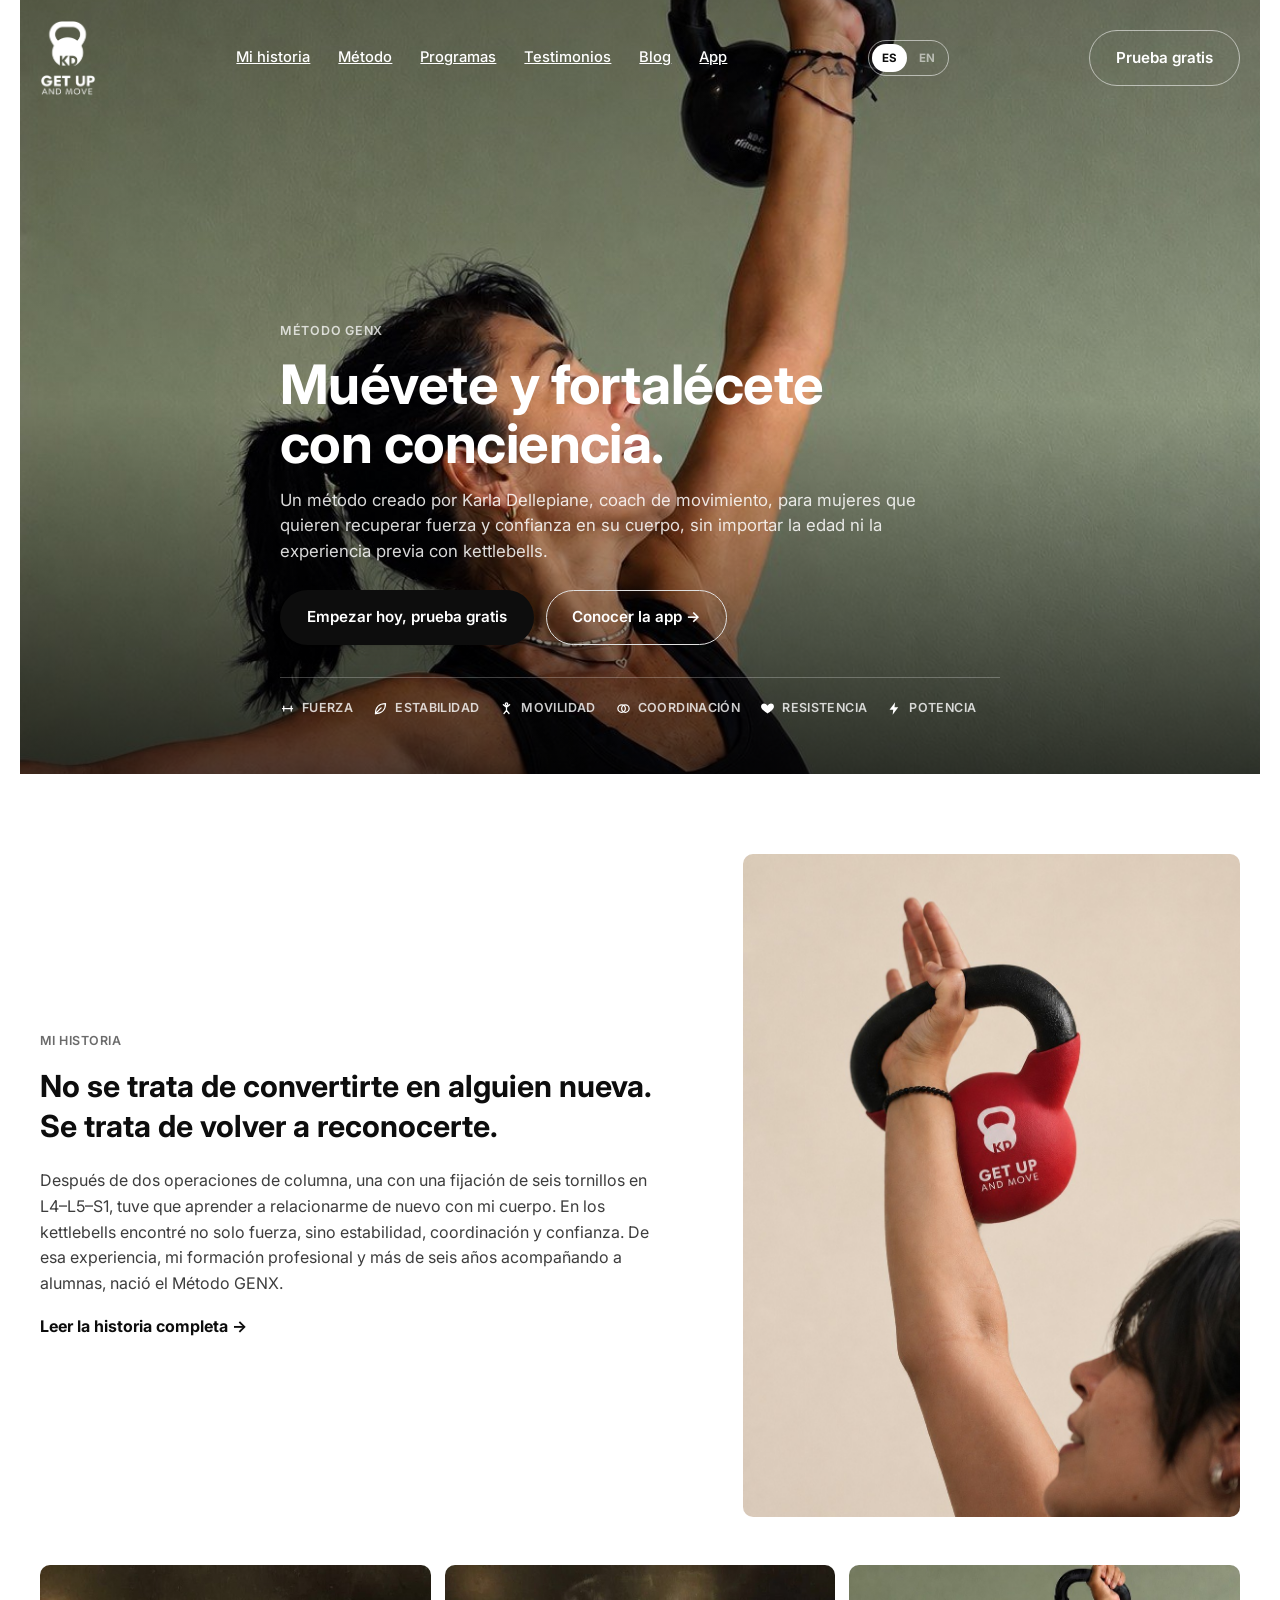
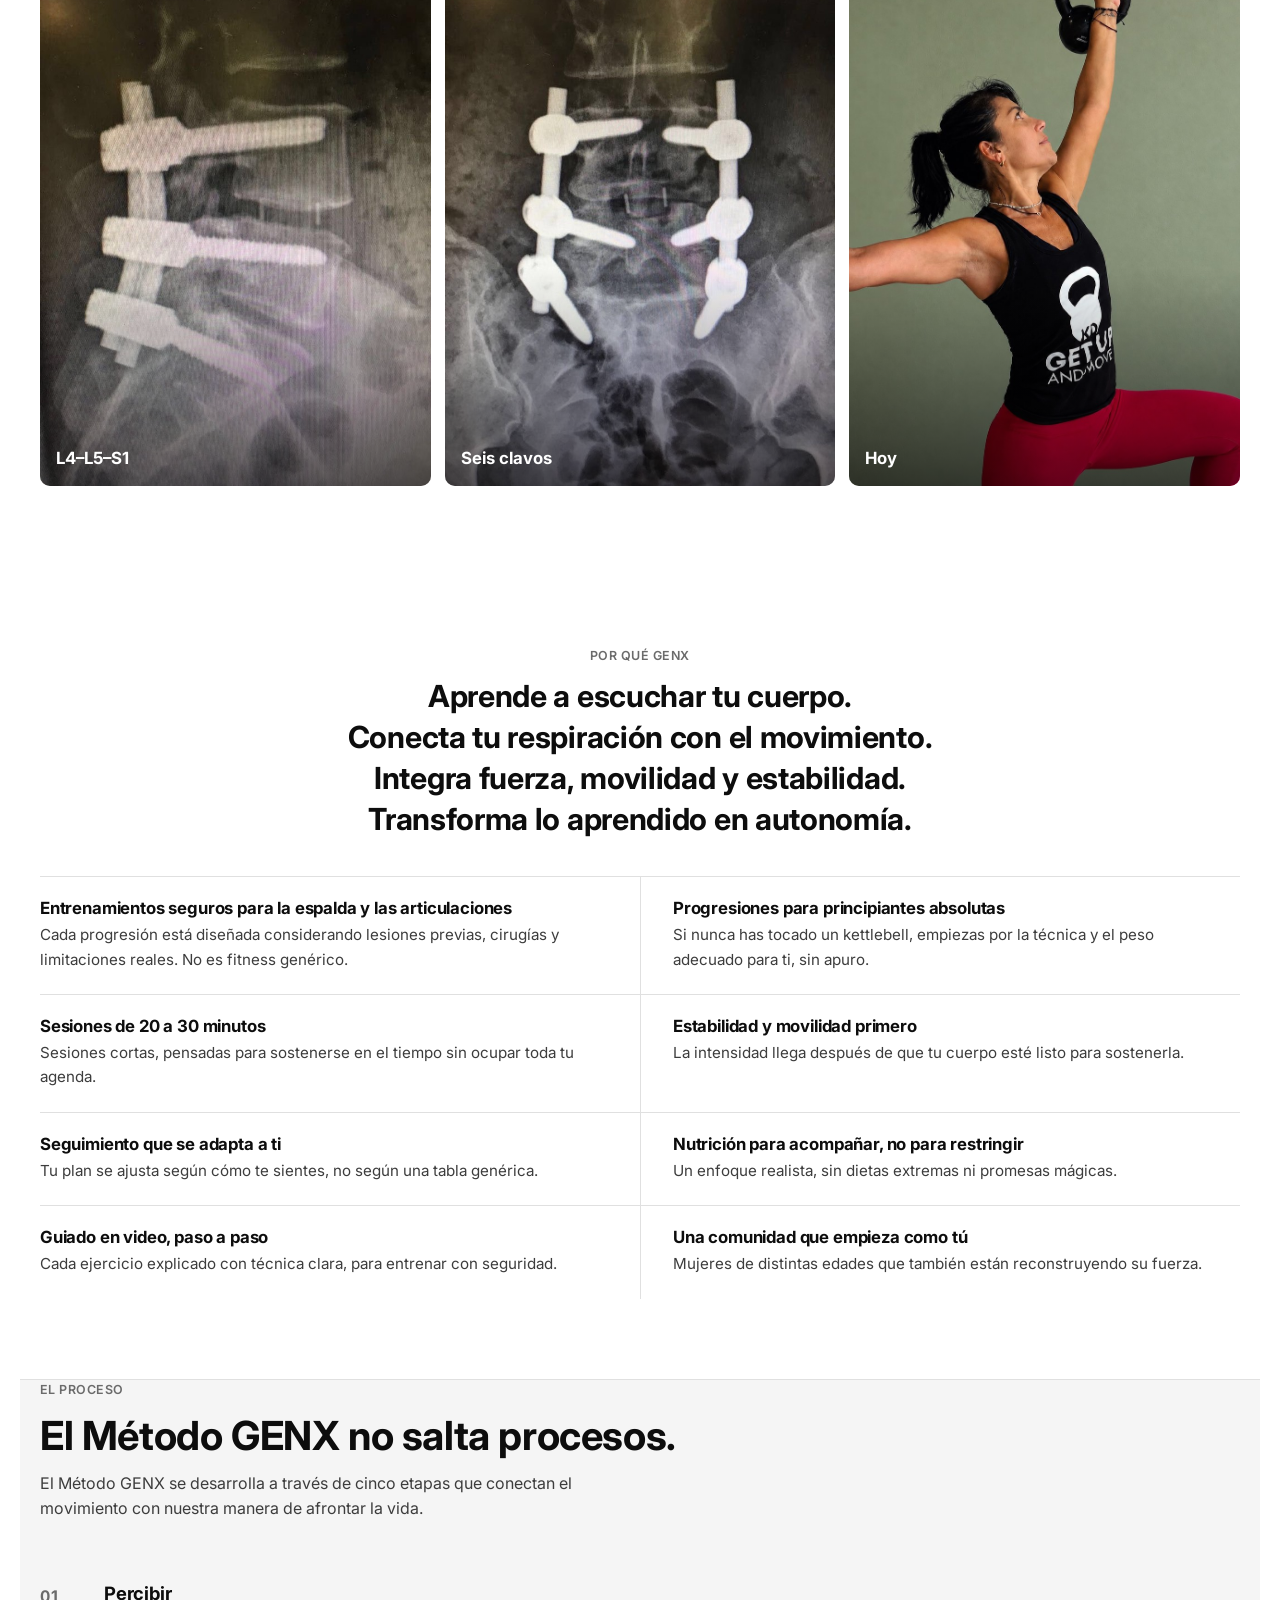
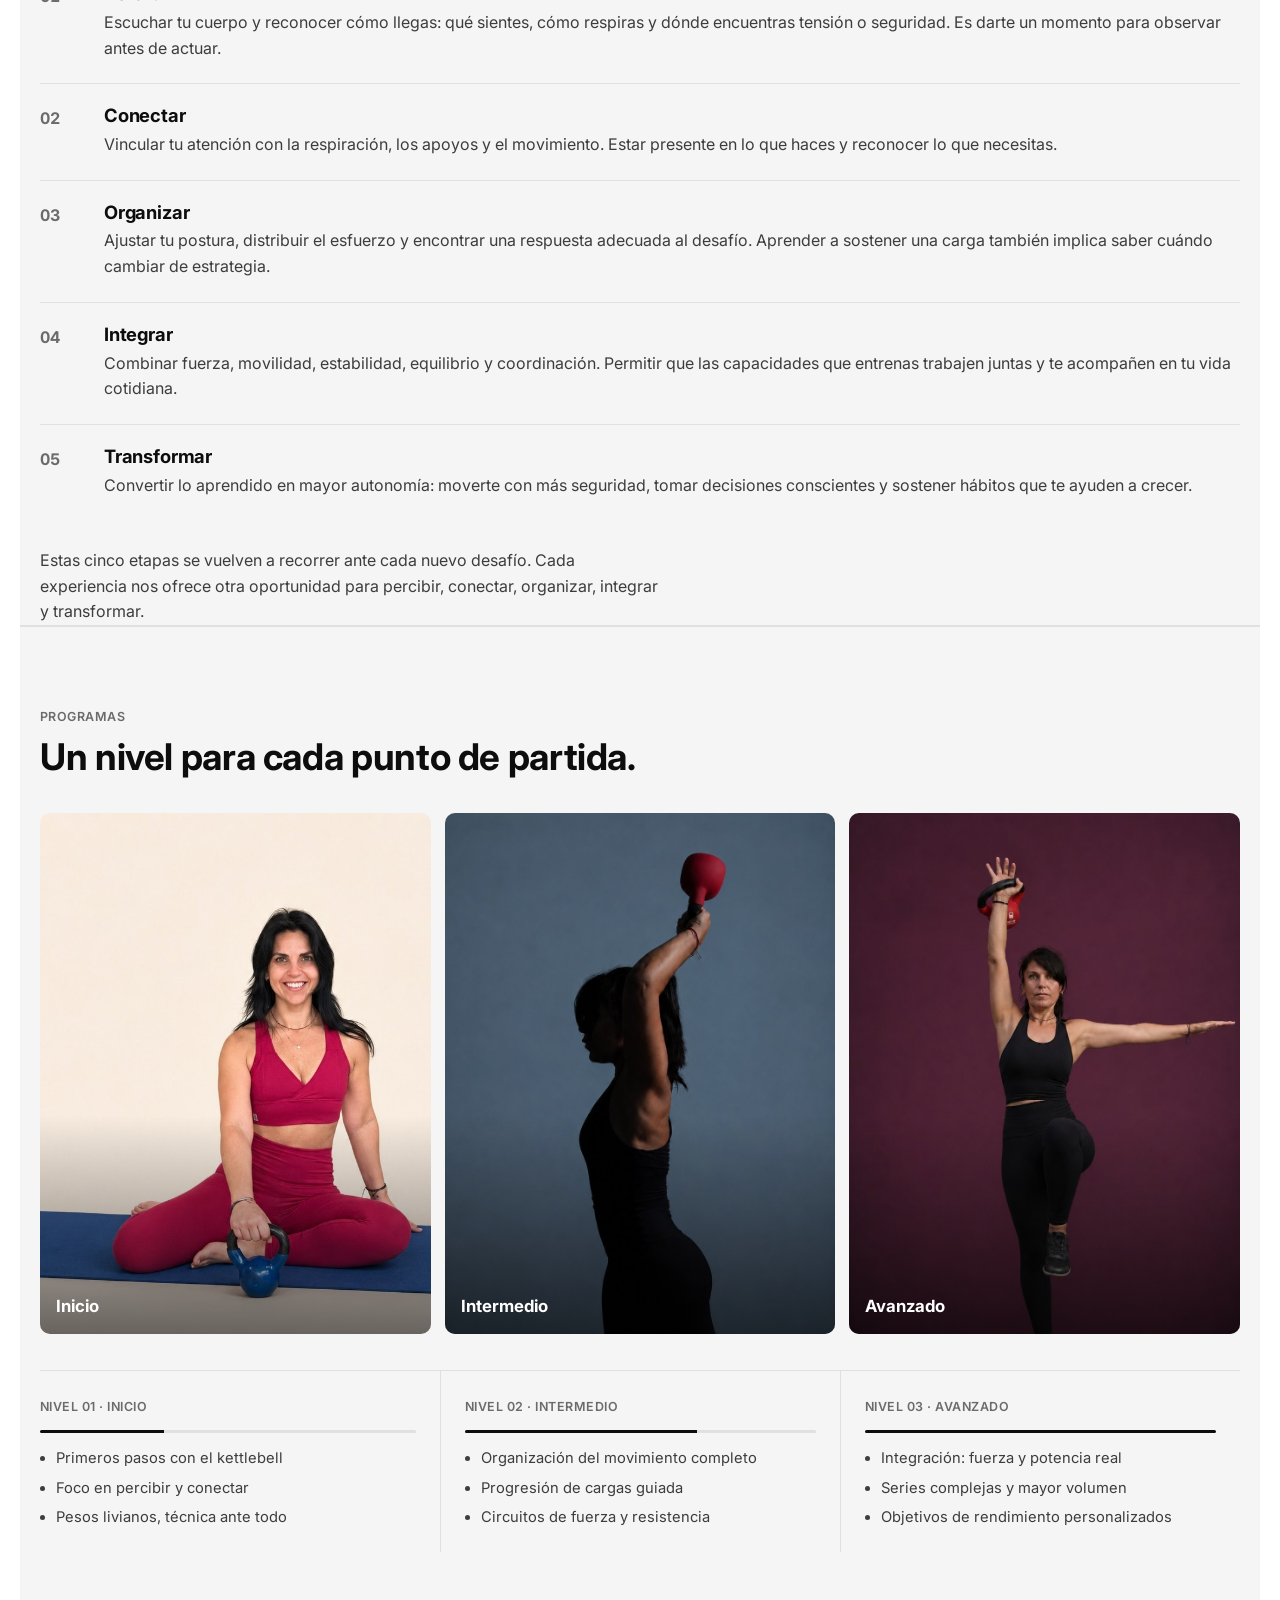
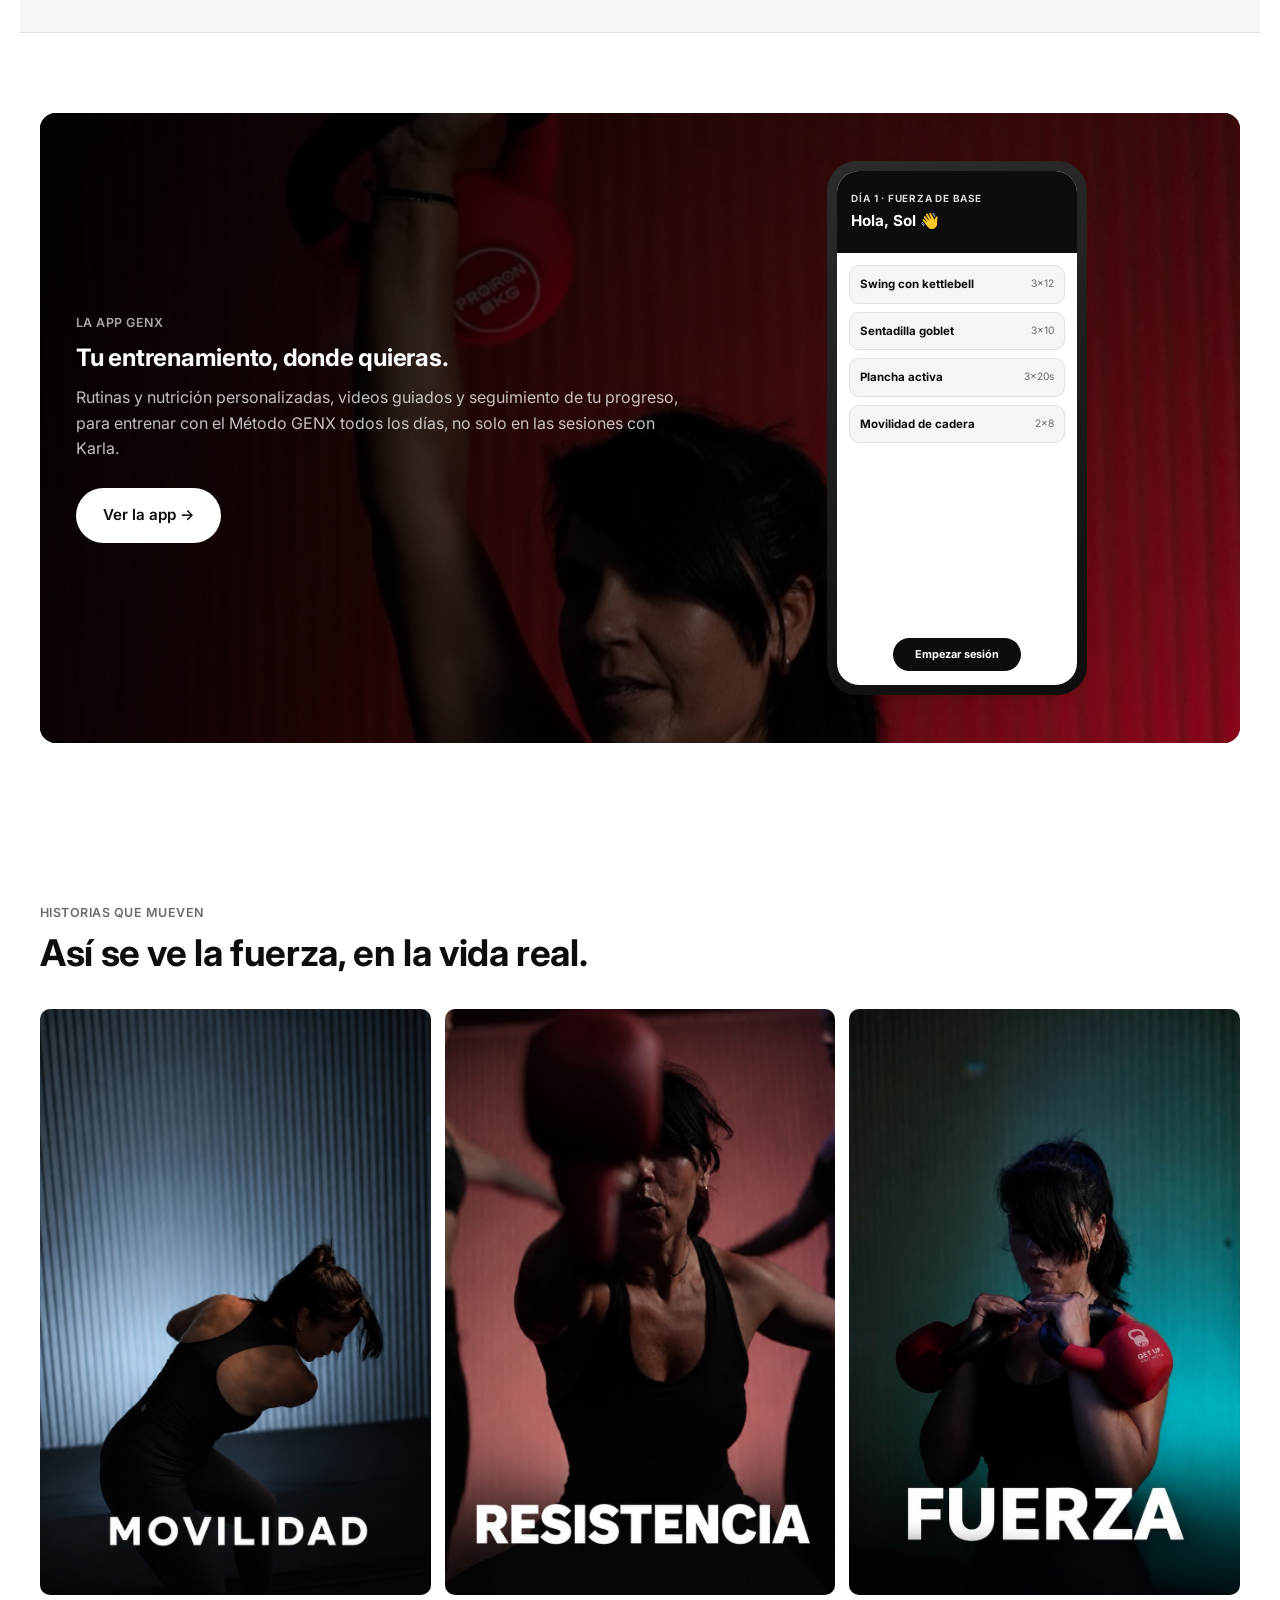
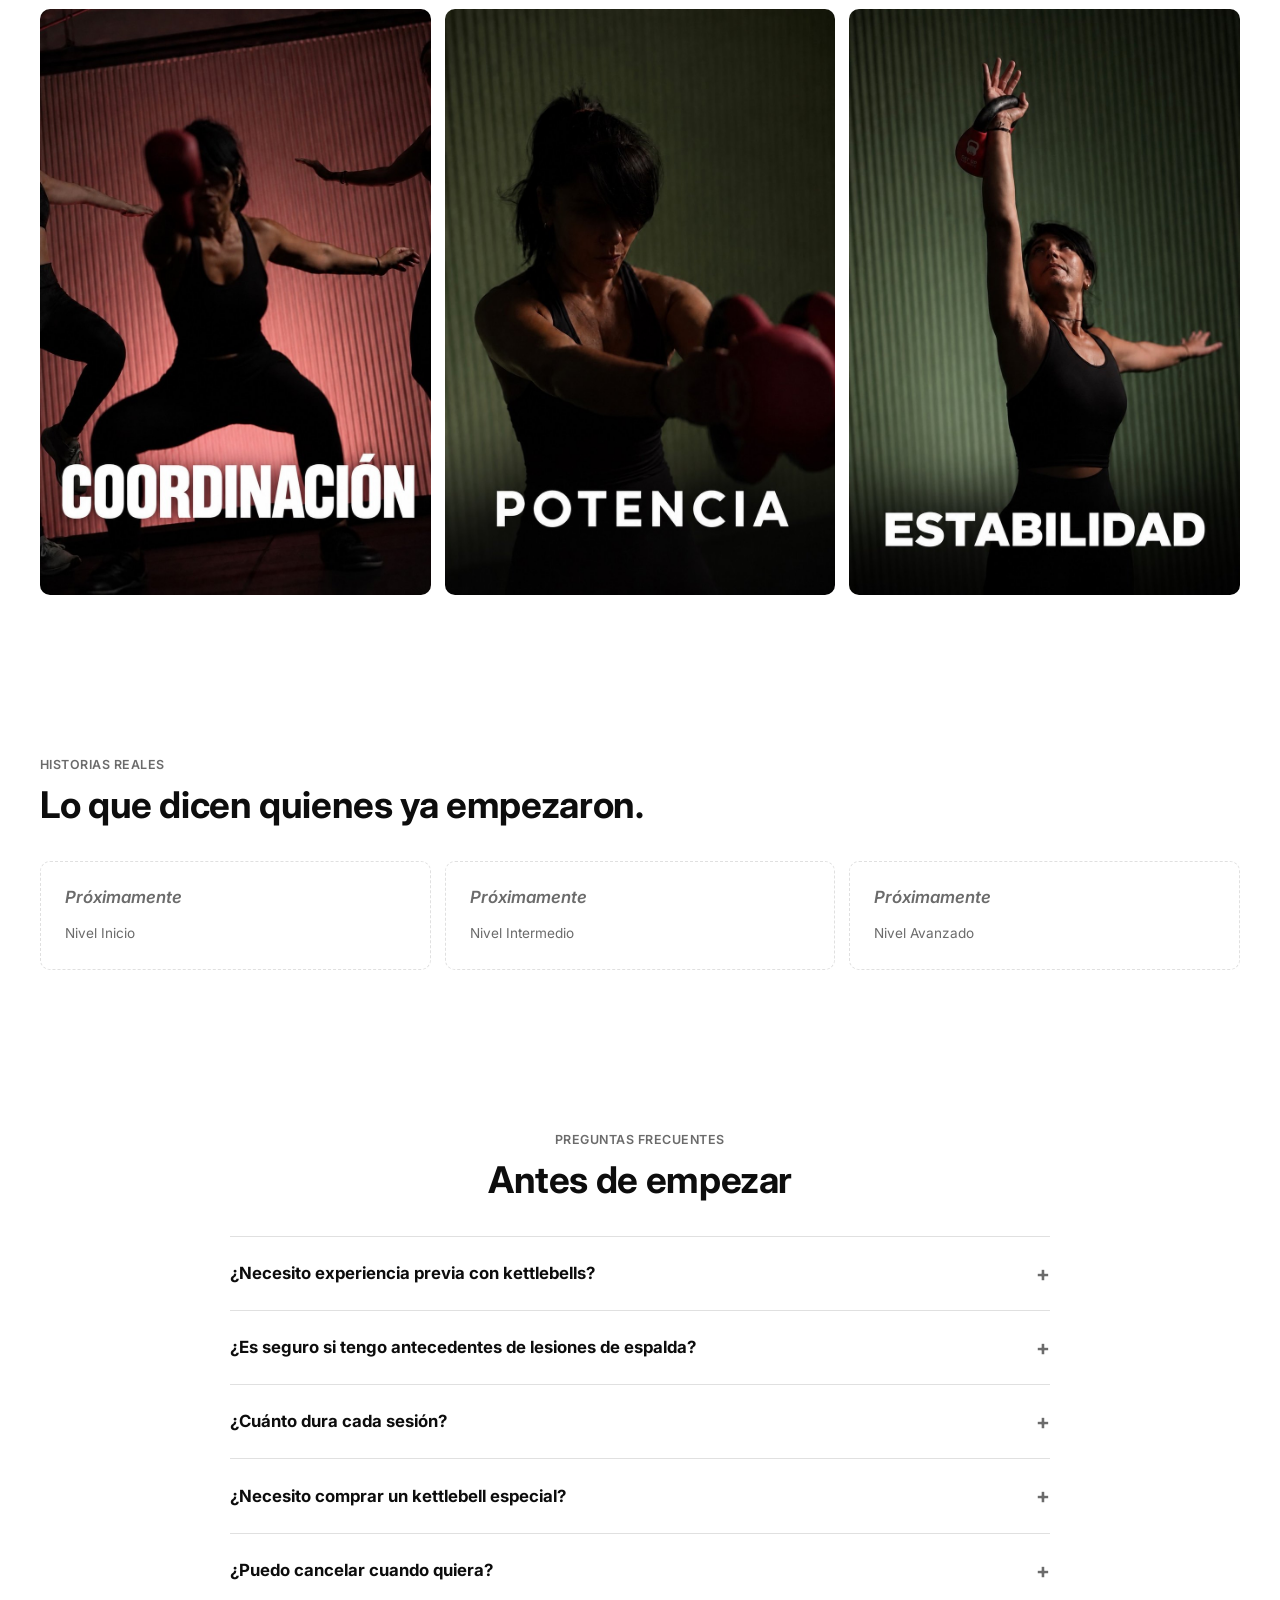
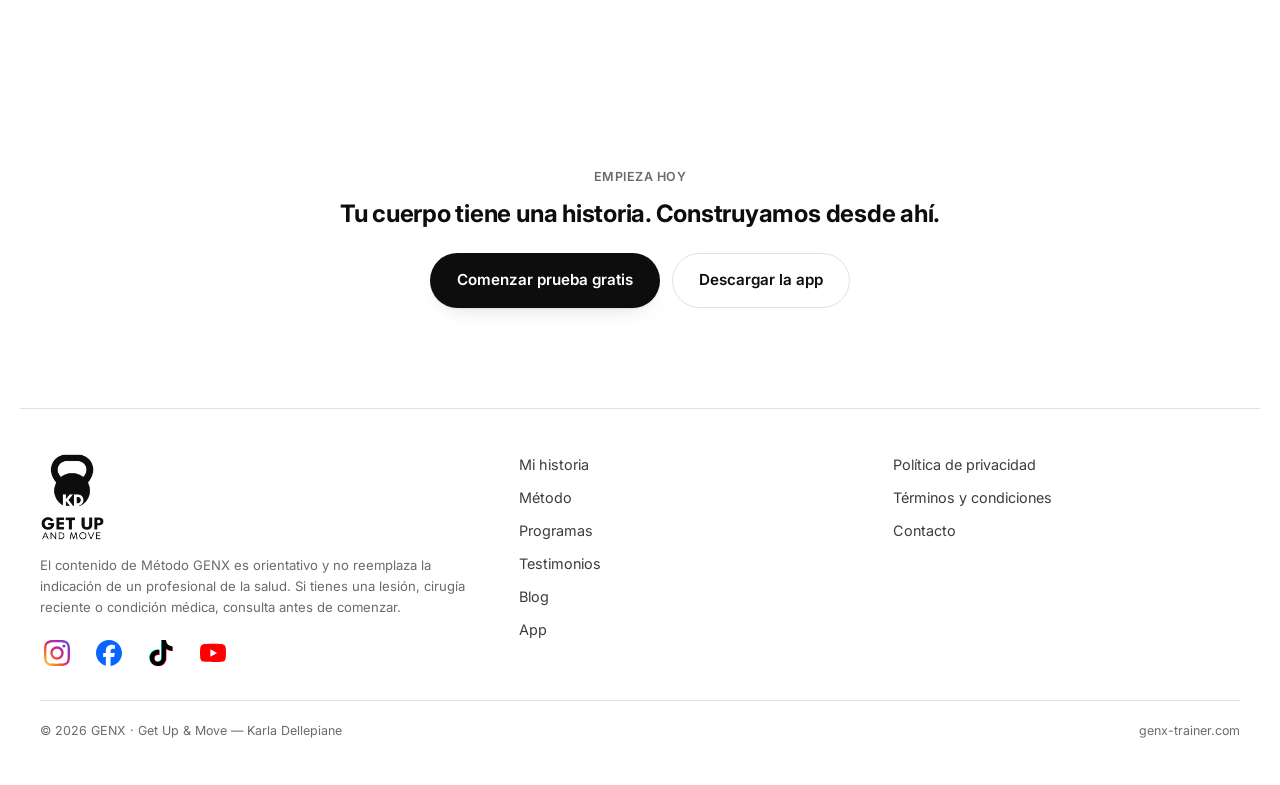
<file: index.html>
<!doctype html>
<html lang="es" translate="no">
<head>
<meta charset="UTF-8">
<meta name="google" content="notranslate">
<title data-i18n="meta.title_index">Método GENX: kettlebells para mujeres | Karla Dellepiane</title>
<meta name="viewport" content="width=device-width, initial-scale=1, viewport-fit=cover">
<meta name="description" content="Método GENX de Karla Dellepiane: fuerza, estabilidad y confianza con kettlebells, pensado para mujeres que empiezan desde cero. Web y app de entrenamiento en español." data-i18n-content="meta.description_index">
<link rel="canonical" href="https://www.genx-trainer.com/">
<meta property="og:type" content="website">
<meta property="og:site_name" content="GENX Trainer">
<meta property="og:locale" content="es_ES">
<meta property="og:title" content="Método GENX: kettlebells para mujeres | Karla Dellepiane">
<meta property="og:description" content="Método GENX de Karla Dellepiane: fuerza, estabilidad y confianza con kettlebells, pensado para mujeres que empiezan desde cero. Web y app de entrenamiento en español.">
<meta property="og:url" content="https://www.genx-trainer.com/">
<meta property="og:image" content="https://www.genx-trainer.com/img/hero-karla.jpg">
<meta name="twitter:card" content="summary_large_image">
<link rel="preconnect" href="https://fonts.googleapis.com">
<link rel="preconnect" href="https://fonts.gstatic.com" crossorigin>
<link href="https://fonts.googleapis.com/css2?family=Inter:wght@400;500;600;700;800&display=swap" rel="stylesheet">
<link rel="icon" href="favicon.ico" sizes="any">
<link rel="icon" type="image/png" sizes="32x32" href="img/favicon-32.png">
<link rel="apple-touch-icon" href="img/apple-touch-icon.png">
<link rel="stylesheet" href="styles.css">
</head>
<body>
<a class="skip-link" href="#main" data-i18n="skip.link">Saltar al contenido</a>

<header class="site">
  <div class="wrap nav-row on-photo">
    <a class="wordmark" href="#main">
      <img class="logo-img logo-header" src="img/logo-white.png" alt="Get Up and Move, logo de Karla Dellepiane" width="471" height="640">
    </a>
    <nav class="links" aria-label="Principal">
      <a href="#historia" data-i18n="nav.historia">Mi historia</a>
      <a href="#metodo" data-i18n="nav.metodo">Método</a>
      <a href="#programas" data-i18n="nav.programas">Programas</a>
      <a href="#testimonios" data-i18n="nav.testimonios">Testimonios</a>
      <a href="blog.html" data-i18n="nav.blog">Blog</a>
      <a href="app.html" data-i18n="nav.app">App</a>
    </nav>
    <div class="lang-toggle" role="group" aria-label="Idioma / Language">
      <button type="button" data-lang="es" aria-pressed="true">ES</button>
      <button type="button" data-lang="en" aria-pressed="false">EN</button>
    </div>
    <a class="btn btn-secondary on-photo" href="#empezar" data-i18n="nav.cta_free">Prueba gratis</a>
  </div>
</header>

<main id="main">

  <!-- HERO -->
  <section class="hero">
    <img src="img/hero-karla.jpg" alt="Karla Dellepiane presionando un kettlebell sobre su cabeza, con remera Get Up and Move" data-i18n-alt="hero.alt">
    <div class="wrap hero-inner">
      <p class="eyebrow-ruled" data-i18n="hero.eyebrow">MÉTODO GENX</p>
      <h1 data-i18n="hero.h1">Muévete y fortalécete con conciencia.</h1>
      <p class="lede measure" data-i18n="hero.lede">Un método creado por Karla Dellepiane, coach de movimiento, para mujeres que quieren recuperar fuerza y confianza en su cuerpo, sin importar la edad ni la experiencia previa con kettlebells.</p>
      <div class="hero-ctas">
        <a class="btn btn-primary" href="#empezar" data-i18n="hero.cta1">Empezar hoy, prueba gratis</a>
        <a class="btn btn-secondary on-photo" href="app.html" data-i18n="hero.cta2">Conocer la app →</a>
      </div>
      <div class="capacities">
        <div class="capacity"><svg class="ic" viewBox="0 0 24 24" fill="none" stroke="currentColor" stroke-width="2" stroke-linecap="round" aria-hidden="true"><line x1="4" y1="12" x2="20" y2="12"></line><line x1="6" y1="8" x2="6" y2="16"></line><line x1="18" y1="8" x2="18" y2="16"></line></svg><span data-i18n="cap.fuerza">Fuerza</span></div>
        <div class="capacity"><svg class="ic" viewBox="0 0 24 24" fill="none" stroke="currentColor" stroke-width="2" stroke-linecap="round" stroke-linejoin="round" aria-hidden="true"><path d="M4 20C4 10 10 4 20 4c0 10-6 16-16 16Z"></path><path d="M4 20 13 11"></path></svg><span data-i18n="cap.estabilidad">Estabilidad</span></div>
        <div class="capacity"><svg class="ic" viewBox="0 0 24 24" fill="none" stroke="currentColor" stroke-width="2" stroke-linecap="round" aria-hidden="true"><circle cx="12" cy="5" r="2"></circle><path d="M12 8v7M12 10l-5-4M12 10l5-4M12 15l-4 5M12 15l4 5"></path></svg><span data-i18n="cap.movilidad">Movilidad</span></div>
        <div class="capacity"><svg class="ic" viewBox="0 0 24 24" fill="none" stroke="currentColor" stroke-width="2" aria-hidden="true"><circle cx="9" cy="12" r="6"></circle><circle cx="15" cy="12" r="6"></circle></svg><span data-i18n="cap.coordinacion">Coordinación</span></div>
        <div class="capacity"><svg class="ic" viewBox="0 0 24 24" fill="currentColor" aria-hidden="true"><path d="M12 20s-7-4.35-9.5-8.5C.5 8 2.5 4 6.5 4c2 0 3.5 1.2 5.5 3.5C14 5.2 15.5 4 17.5 4c4 0 6 4 4 7.5C19 15.65 12 20 12 20Z"></path></svg><span data-i18n="cap.resistencia">Resistencia</span></div>
        <div class="capacity"><svg class="ic" viewBox="0 0 24 24" fill="currentColor" aria-hidden="true"><path d="M13 2 4 14h6l-1 8 9-12h-6z"></path></svg><span data-i18n="cap.potencia">Potencia</span></div>
      </div>
    </div>
  </section>

  <!-- HISTORIA -->
  <section class="section" id="historia">
    <div class="wrap split">
      <div>
        <p class="eyebrow" data-i18n="historia.eyebrow">Mi historia</p>
        <p class="pull" style="margin-top:16px;" data-i18n="historia.pull">No se trata de convertirte en alguien nueva. Se trata de volver a reconocerte.</p>
        <p class="measure" style="margin-top:22px; color:var(--gray-700);" data-i18n="historia.p1">Después de dos operaciones de columna, una con una fijación de seis tornillos en L4–L5–S1, tuve que aprender a relacionarme de nuevo con mi cuerpo. En los kettlebells encontré no solo fuerza, sino estabilidad, coordinación y confianza. De esa experiencia, mi formación profesional y más de seis años acompañando a alumnas, nació el Método GENX.</p>

        <details class="bio-toggle">
          <summary data-i18n="historia.toggle">Leer la historia completa</summary>
          <div class="bio-full">
            <p data-i18n="historia.bio1">Soy Karla Dellepiane, coach de movimiento especializada en kettlebells (pesas rusas), entrenamiento funcional, neurofísica aplicada al movimiento y nutrición deportiva.</p>
            <p data-i18n="historia.bio2">Mi camino como entrenadora no comenzó únicamente con el deseo de hacer ejercicio. Comenzó con mi propia necesidad de recuperar la confianza en mi cuerpo. Después de atravesar dos operaciones de columna, quedaron algunas consecuencias en mi lado izquierdo: sentía el pie acartonado y me costaba conectar y estabilizar esa pierna y esa cadera. Mi cuerpo había cambiado y yo necesitaba aprender a relacionarme con él de una manera diferente.</p>
            <p data-i18n="historia.bio3">En ese proceso aparecieron los kettlebells. Entrenar con ellos no solo me ayudó a desarrollar fuerza: también me permitió trabajar mi estabilidad, coordinación, atención y confianza. Aprendí a percibir mejor mi cuerpo, comprender sus señales y organizar cada movimiento antes de exigirle más.</p>
            <p data-i18n="historia.bio4">Lo que comenzó como parte de mi propio proceso se convirtió en una vocación. Me especialicé durante más de seis años en entrenamiento con kettlebells y complementé mi formación con entrenamiento funcional, TRX, mace y mazo, nutrición deportiva y neurofísica aplicada al movimiento. De esa experiencia nació el Método GENX, creado por mí bajo la identidad de Get Up &amp; Move.</p>
            <p data-i18n="historia.bio5">GENX reconoce que cada cuerpo tiene una historia. Por eso no saltamos procesos ni confundimos rapidez con progreso. Primero aprendemos a percibir, después a conectar y organizar; desde allí podemos integrar y transformar.</p>
            <p data-i18n-html="historia.signature"><strong>Karla Dellepiane</strong><br>Creadora del Método GENX / Get Up &amp; Move<br>Muévete y fortalécete con conciencia.</p>
          </div>
        </details>
      </div>
      <div class="mission-photo" style="aspect-ratio:3/4;">
        <img src="img/historia-karla.jpg" style="object-position:center 70%;" alt="Karla Dellepiane sosteniendo un kettlebell Get Up and Move sobre su cabeza" data-i18n-alt="historia.alt_portrait">
      </div>
    </div>

    <div class="wrap" style="margin-top:48px;">
      <div class="photo-grid cols-3">
        <figure class="photo-card"><img src="img/xray-lateral.jpg" alt="Radiografía lateral de la columna de Karla con la fijación de tornillos" data-i18n-alt="historia.alt_xray_lat"><figcaption>L4–L5–S1</figcaption></figure>
        <figure class="photo-card"><img src="img/xray-frontal.jpg" alt="Radiografía frontal de la columna de Karla con la fijación de tornillos" data-i18n-alt="historia.alt_xray_front"><figcaption data-i18n="caption.tornillos">Seis clavos</figcaption></figure>
        <figure class="photo-card"><img src="img/hoy.jpg" alt="Karla Dellepiane entrenando con un kettlebell sobre la cabeza hoy" data-i18n-alt="historia.alt_hoy"><figcaption data-i18n="caption.hoy">Hoy</figcaption></figure>
      </div>
    </div>
  </section>

  <!-- BENEFICIOS -->
  <section class="section" id="beneficios">
    <div class="wrap">
      <div class="section-head section-head-center">
        <p class="eyebrow" data-i18n="beneficios.eyebrow">Por qué GENX</p>
        <h2 class="h2-lines" data-i18n-html="beneficios.h2">Aprende a escuchar tu cuerpo.<br>Conecta tu respiración con el movimiento.<br>Integra fuerza, movilidad y estabilidad.<br>Transforma lo aprendido en autonomía.</h2>
      </div>
      <div class="benefits">
        <div class="benefit"><h4 data-i18n="benefit1.h">Entrenamientos seguros para la espalda y las articulaciones</h4><p data-i18n="benefit1.p">Cada progresión está diseñada considerando lesiones previas, cirugías y limitaciones reales. No es fitness genérico.</p></div>
        <div class="benefit"><h4 data-i18n="benefit2.h">Progresiones para principiantes absolutas</h4><p data-i18n="benefit2.p">Si nunca has tocado un kettlebell, empiezas por la técnica y el peso adecuado para ti, sin apuro.</p></div>
        <div class="benefit"><h4 data-i18n="benefit3.h">Sesiones de 20 a 30 minutos</h4><p data-i18n="benefit3.p">Sesiones cortas, pensadas para sostenerse en el tiempo sin ocupar toda tu agenda.</p></div>
        <div class="benefit"><h4 data-i18n="benefit4.h">Estabilidad y movilidad primero</h4><p data-i18n="benefit4.p">La intensidad llega después de que tu cuerpo esté listo para sostenerla.</p></div>
        <div class="benefit"><h4 data-i18n="benefit5.h">Seguimiento que se adapta a ti</h4><p data-i18n="benefit5.p">Tu plan se ajusta según cómo te sientes, no según una tabla genérica.</p></div>
        <div class="benefit"><h4 data-i18n="benefit6.h">Nutrición para acompañar, no para restringir</h4><p data-i18n="benefit6.p">Un enfoque realista, sin dietas extremas ni promesas mágicas.</p></div>
        <div class="benefit"><h4 data-i18n="benefit7.h">Guiado en video, paso a paso</h4><p data-i18n="benefit7.p">Cada ejercicio explicado con técnica clara, para entrenar con seguridad.</p></div>
        <div class="benefit"><h4 data-i18n="benefit8.h">Una comunidad que empieza como tú</h4><p data-i18n="benefit8.p">Mujeres de distintas edades que también están reconstruyendo su fuerza.</p></div>
      </div>
    </div>
  </section>

  <!-- MÉTODO -->
  <section class="method" id="metodo">
    <div class="wrap">
      <div class="method-head">
        <p class="eyebrow" data-i18n="metodo.eyebrow">El proceso</p>
        <h2 style="font-size:clamp(1.8rem,3.6vw,2.5rem); margin-top:14px;" data-i18n="metodo.h2">El Método GENX no salta procesos.</h2>
        <p class="measure" style="margin-top:14px; color:var(--gray-700);" data-i18n="metodo.lede">El Método GENX se desarrolla a través de cinco etapas que conectan el movimiento con nuestra manera de afrontar la vida.</p>
      </div>
      <ul class="step-list">
        <li class="step-list-item">
          <span class="step-num">01</span>
          <div><h3 data-i18n="step1.h">Percibir</h3><p data-i18n="step1.p">Escuchar tu cuerpo y reconocer cómo llegas: qué sientes, cómo respiras y dónde encuentras tensión o seguridad. Es darte un momento para observar antes de actuar.</p></div>
        </li>
        <li class="step-list-item">
          <span class="step-num">02</span>
          <div><h3 data-i18n="step2.h">Conectar</h3><p data-i18n="step2.p">Vincular tu atención con la respiración, los apoyos y el movimiento. Estar presente en lo que haces y reconocer lo que necesitas.</p></div>
        </li>
        <li class="step-list-item">
          <span class="step-num">03</span>
          <div><h3 data-i18n="step3.h">Organizar</h3><p data-i18n="step3.p">Ajustar tu postura, distribuir el esfuerzo y encontrar una respuesta adecuada al desafío. Aprender a sostener una carga también implica saber cuándo cambiar de estrategia.</p></div>
        </li>
        <li class="step-list-item">
          <span class="step-num">04</span>
          <div><h3 data-i18n="step4.h">Integrar</h3><p data-i18n="step4.p">Combinar fuerza, movilidad, estabilidad, equilibrio y coordinación. Permitir que las capacidades que entrenas trabajen juntas y te acompañen en tu vida cotidiana.</p></div>
        </li>
        <li class="step-list-item">
          <span class="step-num">05</span>
          <div><h3 data-i18n="step5.h">Transformar</h3><p data-i18n="step5.p">Convertir lo aprendido en mayor autonomía: moverte con más seguridad, tomar decisiones conscientes y sostener hábitos que te ayuden a crecer.</p></div>
        </li>
      </ul>
      <p class="measure" style="margin-top:28px; color:var(--gray-700);" data-i18n="metodo.note">Estas cinco etapas se vuelven a recorrer ante cada nuevo desafío. Cada experiencia nos ofrece otra oportunidad para percibir, conectar, organizar, integrar y transformar.</p>
    </div>
  </section>

  <!-- PROGRAMAS -->
  <section class="section" id="programas" style="background:var(--gray-50); border-block:1px solid var(--gray-200);">
    <div class="wrap">
      <div class="section-head">
        <p class="eyebrow" data-i18n="programas.eyebrow">Programas</p>
        <h2 data-i18n="programas.h2">Un nivel para cada punto de partida.</h2>
      </div>
      <div class="photo-grid cols-3">
        <figure class="photo-card photo-card-inicio"><img src="img/nivel1.jpg" alt="Nivel Inicio del Método GENX" data-i18n-alt="programas.alt_inicio"><figcaption data-i18n="caption.inicio">Inicio</figcaption></figure>
        <figure class="photo-card photo-card-intermedio"><img src="img/nivel2.jpg" alt="Nivel Intermedio del Método GENX" data-i18n-alt="programas.alt_intermedio"><figcaption data-i18n="caption.intermedio">Intermedio</figcaption></figure>
        <figure class="photo-card photo-card-avanzado"><img src="img/nivel3.jpg" alt="Nivel Avanzado del Método GENX" data-i18n-alt="programas.alt_avanzado"><figcaption data-i18n="caption.avanzado">Avanzado</figcaption></figure>
      </div>
      <div class="levels">
        <div class="level">
          <span class="eyebrow" data-i18n="level1.eyebrow">Nivel 01 · Inicio</span>
          <div class="bar"><i style="width:33%"></i></div>
          <ul>
            <li data-i18n="level1.li1">Primeros pasos con el kettlebell</li>
            <li data-i18n="level1.li2">Foco en percibir y conectar</li>
            <li data-i18n="level1.li3">Pesos livianos, técnica ante todo</li>
          </ul>
        </div>
        <div class="level">
          <span class="eyebrow" data-i18n="level2.eyebrow">Nivel 02 · Intermedio</span>
          <div class="bar"><i style="width:66%"></i></div>
          <ul>
            <li data-i18n="level2.li1">Organización del movimiento completo</li>
            <li data-i18n="level2.li2">Progresión de cargas guiada</li>
            <li data-i18n="level2.li3">Circuitos de fuerza y resistencia</li>
          </ul>
        </div>
        <div class="level">
          <span class="eyebrow" data-i18n="level3.eyebrow">Nivel 03 · Avanzado</span>
          <div class="bar"><i style="width:100%"></i></div>
          <ul>
            <li data-i18n="level3.li1">Integración: fuerza y potencia real</li>
            <li data-i18n="level3.li2">Series complejas y mayor volumen</li>
            <li data-i18n="level3.li3">Objetivos de rendimiento personalizados</li>
          </ul>
        </div>
      </div>
    </div>
  </section>

  <!-- APP TEASER -->
  <section class="section">
    <div class="wrap">
      <div class="dark-block teaser-photo">
        <img class="teaser-bg" src="img/accion-karla.jpg" alt="">
        <div class="dark-grid">
          <div>
            <p class="eyebrow" style="color:rgba(255,255,255,.65);" data-i18n="appteaser.eyebrow">La app GENX</p>
            <h2 style="margin-top:12px;" data-i18n="appteaser.h2">Tu entrenamiento, donde quieras.</h2>
            <p class="lede measure" style="margin-top:14px;" data-i18n="appteaser.p">Rutinas y nutrición personalizadas, videos guiados y seguimiento de tu progreso, para entrenar con el Método GENX todos los días, no solo en las sesiones con Karla.</p>
            <a class="btn btn-on-dark" href="app.html" style="margin-top:26px;" data-i18n="appteaser.cta">Ver la app →</a>
          </div>
          <div class="phone" aria-hidden="true">
            <div class="screen">
              <header><span class="day" data-i18n="phone.day1">Día 1 · Fuerza de base</span><br><span data-i18n="phone.hello">Hola, Sol 👋</span></header>
              <div class="rows">
                <div class="row"><b data-i18n="phone.row1">Swing con kettlebell</b><span>3×12</span></div>
                <div class="row"><b data-i18n="phone.row2">Sentadilla goblet</b><span>3×10</span></div>
                <div class="row"><b data-i18n="phone.row3">Plancha activa</b><span>3×20s</span></div>
                <div class="row"><b data-i18n="phone.row4">Movilidad de cadera</b><span>2×8</span></div>
              </div>
              <span class="fab" data-i18n="phone.start">Empezar sesión</span>
            </div>
          </div>
        </div>
      </div>
    </div>
  </section>

  <!-- HISTORIAS QUE MUEVEN -->
  <section class="section" id="historias">
    <div class="wrap">
      <div class="section-head">
        <p class="eyebrow" data-i18n="historias.eyebrow">Historias que mueven</p>
        <h2 data-i18n="historias.h2">Así se ve la fuerza, en la vida real.</h2>
      </div>
      <div class="photo-grid cols-pilares">
        <figure class="photo-card photo-card-pilar"><img src="img/pilar-movilidad.jpg" data-src-es="img/pilar-movilidad.jpg" data-src-en="img/pilar-movilidad-en.jpg" alt="Karla Dellepiane en movimiento, inclinada hacia adelante con la espalda al frente" data-i18n-alt="historias.alt_movilidad" loading="lazy" width="900" height="1347"></figure>
        <figure class="photo-card photo-card-pilar"><img src="img/pilar-resistencia.jpg" data-src-es="img/pilar-resistencia.jpg" data-src-en="img/pilar-resistencia-en.jpg" alt="Karla Dellepiane sosteniendo un kettlebell hacia la cámara, con gesto de esfuerzo" data-i18n-alt="historias.alt_resistencia" loading="lazy" width="900" height="1347"></figure>
        <figure class="photo-card photo-card-pilar"><img src="img/pilar-fuerza.jpg" data-src-es="img/pilar-fuerza.jpg" data-src-en="img/pilar-fuerza-en.jpg" alt="Karla Dellepiane sosteniendo dos kettlebells cruzadas al pecho" data-i18n-alt="historias.alt_fuerza" loading="lazy" width="900" height="1347"></figure>
        <figure class="photo-card photo-card-pilar"><img src="img/pilar-coordinacion.jpg" data-src-es="img/pilar-coordinacion.jpg" data-src-en="img/pilar-coordinacion-en.jpg" alt="Karla Dellepiane en sentadilla amplia con un kettlebell, durante una clase grupal" data-i18n-alt="historias.alt_coordinacion" loading="lazy" width="900" height="1347"></figure>
        <figure class="photo-card photo-card-pilar"><img src="img/pilar-potencia.jpg" data-src-es="img/pilar-potencia.jpg" data-src-en="img/pilar-potencia-en.jpg" alt="Karla Dellepiane extendiendo un kettlebell hacia adelante con el brazo estirado" data-i18n-alt="historias.alt_potencia" loading="lazy" width="900" height="1347"></figure>
        <figure class="photo-card photo-card-pilar"><img src="img/pilar-estabilidad.jpg" data-src-es="img/pilar-estabilidad.jpg" data-src-en="img/pilar-estabilidad-en.jpg" alt="Karla Dellepiane con un kettlebell sobre la cabeza y el otro brazo abierto" data-i18n-alt="historias.alt_estabilidad" loading="lazy" width="900" height="1347"></figure>
      </div>
    </div>
  </section>

  <!-- TESTIMONIOS -->
  <section class="section" id="testimonios">
    <div class="wrap">
      <div class="section-head">
        <p class="eyebrow" data-i18n="testimonios.eyebrow">Historias reales</p>
        <h2 data-i18n="testimonios.h2">Lo que dicen quienes ya empezaron.</h2>
      </div>
      <div class="testis">
        <div class="testi testi-placeholder">
          <p class="quote" data-i18n="testi.soon">Próximamente</p>
          <p class="who" data-i18n="testi.who1">Nivel Inicio</p>
        </div>
        <div class="testi testi-placeholder">
          <p class="quote" data-i18n="testi.soon">Próximamente</p>
          <p class="who" data-i18n="testi.who2">Nivel Intermedio</p>
        </div>
        <div class="testi testi-placeholder">
          <p class="quote" data-i18n="testi.soon">Próximamente</p>
          <p class="who" data-i18n="testi.who3">Nivel Avanzado</p>
        </div>
      </div>
    </div>
  </section>

  <!-- FAQ -->
  <section class="section" id="faq">
    <div class="wrap" style="max-width:820px; margin-inline:auto;">
      <div class="section-head center">
        <p class="eyebrow" data-i18n="faq.eyebrow">Preguntas frecuentes</p>
        <h2 data-i18n="faq.h2">Antes de empezar</h2>
      </div>
      <details class="faq-item"><summary data-i18n="faq1.q">¿Necesito experiencia previa con kettlebells?</summary><p data-i18n="faq1.a">No. El nivel Inicio está pensado para quien nunca entrenó con pesas rusas. Empiezas por la técnica y el peso adecuado para ti.</p></details>
      <details class="faq-item"><summary data-i18n="faq2.q">¿Es seguro si tengo antecedentes de lesiones de espalda?</summary><p data-i18n="faq2.a">El método nació de una recuperación real y prioriza la seguridad articular en cada progresión. Aun así, no reemplaza la indicación de tu médico o kinesiólogo: consulta antes de empezar si tienes una condición activa.</p></details>
      <details class="faq-item"><summary data-i18n="faq3.q">¿Cuánto dura cada sesión?</summary><p data-i18n="faq3.a">Entre 20 y 30 minutos, pensadas para sostenerse en el tiempo sin ocupar toda tu agenda.</p></details>
      <details class="faq-item"><summary data-i18n="faq4.q">¿Necesito comprar un kettlebell especial?</summary><p data-i18n="faq4.a">Alcanza con un kettlebell del peso indicado según tu nivel; en la app te decimos exactamente cuál conseguir antes de empezar.</p></details>
      <details class="faq-item"><summary data-i18n="faq5.q">¿Puedo cancelar cuando quiera?</summary><p data-i18n="faq5.a">Sí, la suscripción se cancela cuando quieras desde tu cuenta, sin permanencia mínima.</p></details>
    </div>
  </section>

  <!-- CTA FINAL -->
  <section class="section" id="empezar">
    <div class="wrap center" style="max-width:640px;">
      <p class="eyebrow" data-i18n="final.eyebrow">Empieza hoy</p>
      <h2 style="margin-top:14px;" data-i18n="final.h2">Tu cuerpo tiene una historia. Construyamos desde ahí.</h2>
      <div class="hero-ctas" style="justify-content:center; margin-top:26px;">
        <a class="btn btn-primary" href="#" data-i18n="final.cta1">Comenzar prueba gratis</a>
        <a class="btn btn-secondary" href="app.html" data-i18n="final.cta2">Descargar la app</a>
      </div>
    </div>
  </section>

</main>

<footer class="site">
  <div class="wrap foot-grid">
    <div>
      <a class="wordmark" href="#main">
        <img class="logo-img" src="img/logo.png" alt="Get Up and Move, logo de Karla Dellepiane" width="471" height="640">
      </a>
      <p class="disclaimer" data-i18n="footer.disclaimer_index">El contenido de Método GENX es orientativo y no reemplaza la indicación de un profesional de la salud. Si tienes una lesión, cirugía reciente o condición médica, consulta antes de comenzar.</p>
      <div class="social" aria-label="Redes sociales">
        <a href="https://www.instagram.com/kdellepianep" target="_blank" rel="noopener noreferrer" aria-label="Instagram" title="Instagram"><svg viewBox="0 0 24 24" width="26" height="26" aria-hidden="true"><defs><linearGradient id="igGrad" x1="0" y1="1" x2="1" y2="0"><stop offset="0" stop-color="#FEDA75"/><stop offset=".25" stop-color="#FA7E1E"/><stop offset=".5" stop-color="#D62976"/><stop offset=".75" stop-color="#962FBF"/><stop offset="1" stop-color="#4F5BD5"/></linearGradient></defs><path fill="url(#igGrad)" d="M7.0301.084c-1.2768.0602-2.1487.264-2.911.5634-.7888.3075-1.4575.72-2.1228 1.3877-.6652.6677-1.075 1.3368-1.3802 2.127-.2954.7638-.4956 1.6365-.552 2.914-.0564 1.2775-.0689 1.6882-.0626 4.947.0062 3.2586.0206 3.6671.0825 4.9473.061 1.2765.264 2.1482.5635 2.9107.308.7889.72 1.4573 1.388 2.1228.6679.6655 1.3365 1.0743 2.1285 1.38.7632.295 1.6361.4961 2.9134.552 1.2773.056 1.6884.069 4.9462.0627 3.2578-.0062 3.668-.0207 4.9478-.0814 1.28-.0607 2.147-.2652 2.9098-.5633.7889-.3086 1.4578-.72 2.1228-1.3881.665-.6682 1.0745-1.3378 1.3795-2.1284.2957-.7632.4966-1.636.552-2.9124.056-1.2809.0692-1.6898.063-4.948-.0063-3.2583-.021-3.6668-.0817-4.9465-.0607-1.2797-.264-2.1487-.5633-2.9117-.3084-.7889-.72-1.4568-1.3876-2.1228C21.2982 1.33 20.628.9208 19.8378.6165 19.074.321 18.2017.1197 16.9244.0645 15.6471.0093 15.236-.005 11.977.0014 8.718.0076 8.31.0215 7.0301.0839m.1402 21.6932c-1.17-.0509-1.8053-.2453-2.2287-.408-.5606-.216-.96-.4771-1.3819-.895-.422-.4178-.6811-.8186-.9-1.378-.1644-.4234-.3624-1.058-.4171-2.228-.0595-1.2645-.072-1.6442-.079-4.848-.007-3.2037.0053-3.583.0607-4.848.05-1.169.2456-1.805.408-2.2282.216-.5613.4762-.96.895-1.3816.4188-.4217.8184-.6814 1.3783-.9003.423-.1651 1.0575-.3614 2.227-.4171 1.2655-.06 1.6447-.072 4.848-.079 3.2033-.007 3.5835.005 4.8495.0608 1.169.0508 1.8053.2445 2.228.408.5608.216.96.4754 1.3816.895.4217.4194.6816.8176.9005 1.3787.1653.4217.3617 1.056.4169 2.2263.0602 1.2655.0739 1.645.0796 4.848.0058 3.203-.0055 3.5834-.061 4.848-.051 1.17-.245 1.8055-.408 2.2294-.216.5604-.4763.96-.8954 1.3814-.419.4215-.8181.6811-1.3783.9-.4224.1649-1.0577.3617-2.2262.4174-1.2656.0595-1.6448.072-4.8493.079-3.2045.007-3.5825-.006-4.848-.0608M16.953 5.5864A1.44 1.44 0 1 0 18.39 4.144a1.44 1.44 0 0 0-1.437 1.4424M5.8385 12.012c.0067 3.4032 2.7706 6.1557 6.173 6.1493 3.4026-.0065 6.157-2.7701 6.1506-6.1733-.0065-3.4032-2.771-6.1565-6.174-6.1498-3.403.0067-6.156 2.771-6.1496 6.1738M8 12.0077a4 4 0 1 1 4.008 3.9921A3.9996 3.9996 0 0 1 8 12.0077"/></svg></a>
        <a href="https://www.facebook.com/karladellepianetrainer" target="_blank" rel="noopener noreferrer" aria-label="Facebook" title="Facebook"><svg viewBox="0 0 24 24" width="26" height="26" aria-hidden="true"><path fill="#0866FF" d="M9.101 23.691v-7.98H6.627v-3.667h2.474v-1.58c0-4.085 1.848-5.978 5.858-5.978.401 0 .955.042 1.468.103a8.68 8.68 0 0 1 1.141.195v3.325a8.623 8.623 0 0 0-.653-.036 26.805 26.805 0 0 0-.733-.009c-.707 0-1.259.096-1.675.309a1.686 1.686 0 0 0-.679.622c-.258.42-.374.995-.374 1.752v1.297h3.919l-.386 2.103-.287 1.564h-3.246v8.245C19.396 23.238 24 18.179 24 12.044c0-6.627-5.373-12-12-12s-12 5.373-12 12c0 5.628 3.874 10.35 9.101 11.647Z"/></svg></a>
        <a href="https://www.tiktok.com/@karladellepiane" target="_blank" rel="noopener noreferrer" aria-label="TikTok" title="TikTok"><svg viewBox="0 0 24 24" width="26" height="26" aria-hidden="true"><path fill="#25F4EE" transform="translate(-.5 -.5)" d="M12.525.02c1.31-.02 2.61-.01 3.91-.02.08 1.53.63 3.09 1.75 4.17 1.12 1.11 2.7 1.62 4.24 1.79v4.03c-1.44-.05-2.89-.35-4.2-.97-.57-.26-1.1-.59-1.62-.93-.01 2.92.01 5.84-.02 8.75-.08 1.4-.54 2.79-1.35 3.94-1.31 1.92-3.58 3.17-5.91 3.21-1.43.08-2.86-.31-4.08-1.03-2.02-1.19-3.44-3.37-3.65-5.71-.02-.5-.03-1-.01-1.49.18-1.9 1.12-3.72 2.58-4.96 1.66-1.44 3.98-2.13 6.15-1.72.02 1.48-.04 2.96-.04 4.44-.99-.32-2.15-.23-3.02.37-.63.41-1.11 1.04-1.36 1.75-.21.51-.15 1.07-.14 1.61.24 1.64 1.82 3.02 3.5 2.87 1.12-.01 2.19-.66 2.77-1.61.19-.33.4-.67.41-1.06.1-1.79.06-3.57.07-5.36.01-4.03-.01-8.05.02-12.07z"/><path fill="#FE2C55" transform="translate(.5 .5)" d="M12.525.02c1.31-.02 2.61-.01 3.91-.02.08 1.53.63 3.09 1.75 4.17 1.12 1.11 2.7 1.62 4.24 1.79v4.03c-1.44-.05-2.89-.35-4.2-.97-.57-.26-1.1-.59-1.62-.93-.01 2.92.01 5.84-.02 8.75-.08 1.4-.54 2.79-1.35 3.94-1.31 1.92-3.58 3.17-5.91 3.21-1.43.08-2.86-.31-4.08-1.03-2.02-1.19-3.44-3.37-3.65-5.71-.02-.5-.03-1-.01-1.49.18-1.9 1.12-3.72 2.58-4.96 1.66-1.44 3.98-2.13 6.15-1.72.02 1.48-.04 2.96-.04 4.44-.99-.32-2.15-.23-3.02.37-.63.41-1.11 1.04-1.36 1.75-.21.51-.15 1.07-.14 1.61.24 1.64 1.82 3.02 3.5 2.87 1.12-.01 2.19-.66 2.77-1.61.19-.33.4-.67.41-1.06.1-1.79.06-3.57.07-5.36.01-4.03-.01-8.05.02-12.07z"/><path fill="#000" d="M12.525.02c1.31-.02 2.61-.01 3.91-.02.08 1.53.63 3.09 1.75 4.17 1.12 1.11 2.7 1.62 4.24 1.79v4.03c-1.44-.05-2.89-.35-4.2-.97-.57-.26-1.1-.59-1.62-.93-.01 2.92.01 5.84-.02 8.75-.08 1.4-.54 2.79-1.35 3.94-1.31 1.92-3.58 3.17-5.91 3.21-1.43.08-2.86-.31-4.08-1.03-2.02-1.19-3.44-3.37-3.65-5.71-.02-.5-.03-1-.01-1.49.18-1.9 1.12-3.72 2.58-4.96 1.66-1.44 3.98-2.13 6.15-1.72.02 1.48-.04 2.96-.04 4.44-.99-.32-2.15-.23-3.02.37-.63.41-1.11 1.04-1.36 1.75-.21.51-.15 1.07-.14 1.61.24 1.64 1.82 3.02 3.5 2.87 1.12-.01 2.19-.66 2.77-1.61.19-.33.4-.67.41-1.06.1-1.79.06-3.57.07-5.36.01-4.03-.01-8.05.02-12.07z"/></svg></a>
        <a href="https://www.youtube.com/@genxtrainer1249" target="_blank" rel="noopener noreferrer" aria-label="YouTube" title="YouTube"><svg viewBox="0 0 24 24" width="26" height="26" aria-hidden="true"><path fill="#FF0000" d="M23.498 6.186a3.016 3.016 0 0 0-2.122-2.136C19.505 3.545 12 3.545 12 3.545s-7.505 0-9.377.505A3.017 3.017 0 0 0 .502 6.186C0 8.07 0 12 0 12s0 3.93.502 5.814a3.016 3.016 0 0 0 2.122 2.136c1.871.505 9.376.505 9.376.505s7.505 0 9.377-.505a3.015 3.015 0 0 0 2.122-2.136C24 15.93 24 12 24 12s0-3.93-.502-5.814zM9.545 15.568V8.432L15.818 12l-6.273 3.568z"/></svg></a>
      </div>
    </div>
    <nav aria-label="Sitio">
      <a href="#historia" data-i18n="nav.historia">Mi historia</a>
      <a href="#metodo" data-i18n="nav.metodo">Método</a>
      <a href="#programas" data-i18n="nav.programas">Programas</a>
      <a href="#testimonios" data-i18n="nav.testimonios">Testimonios</a>
      <a href="blog.html" data-i18n="nav.blog">Blog</a>
      <a href="app.html" data-i18n="nav.app">App</a>
    </nav>
    <nav aria-label="Legal">
      <a href="#" data-i18n="footer.privacy">Política de privacidad</a>
      <a href="#" data-i18n="footer.terms">Términos y condiciones</a>
      <a href="#" data-i18n="footer.contact">Contacto</a>
    </nav>
  </div>
  <div class="wrap foot-legal">
    <span>© 2026 GENX · Get Up &amp; Move — Karla Dellepiane</span>
    <span>genx-trainer.com</span>
  </div>
</footer>

<script src="i18n.js" defer></script>
</body>
</html>
</file>
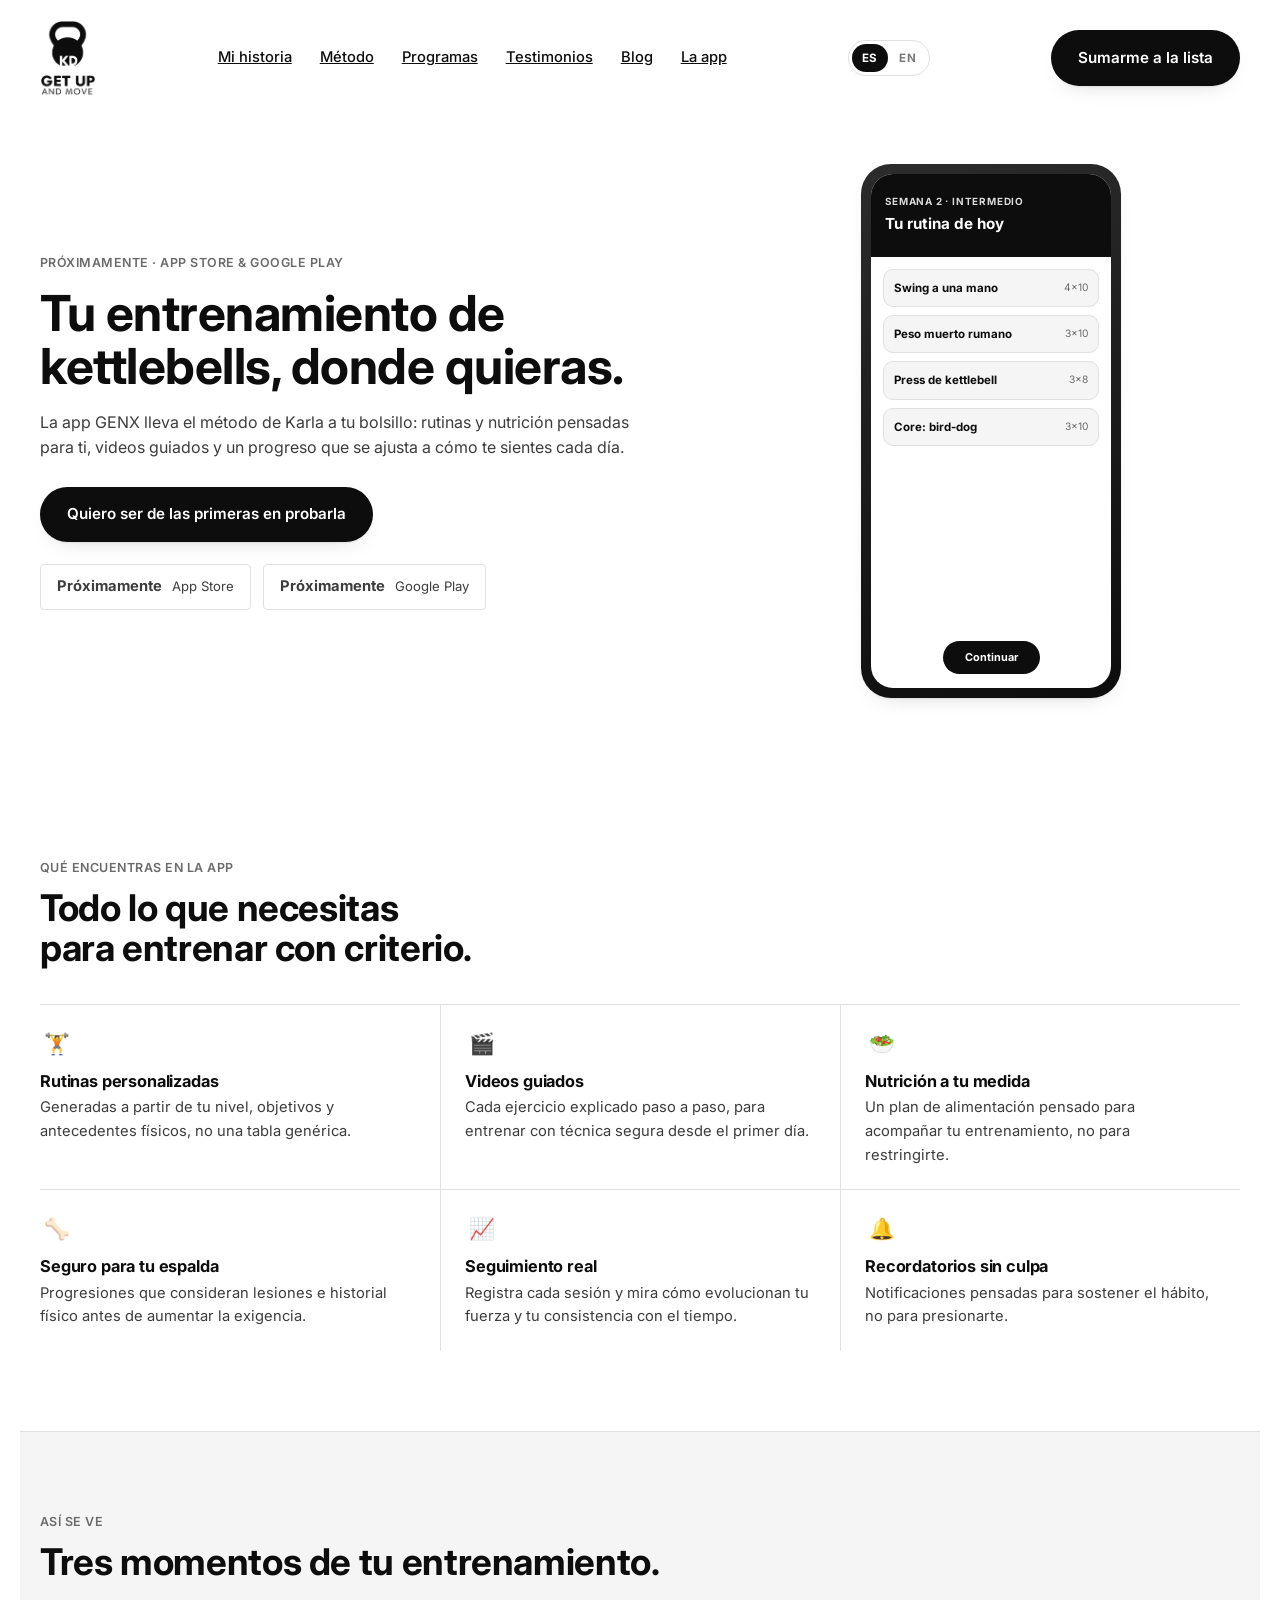
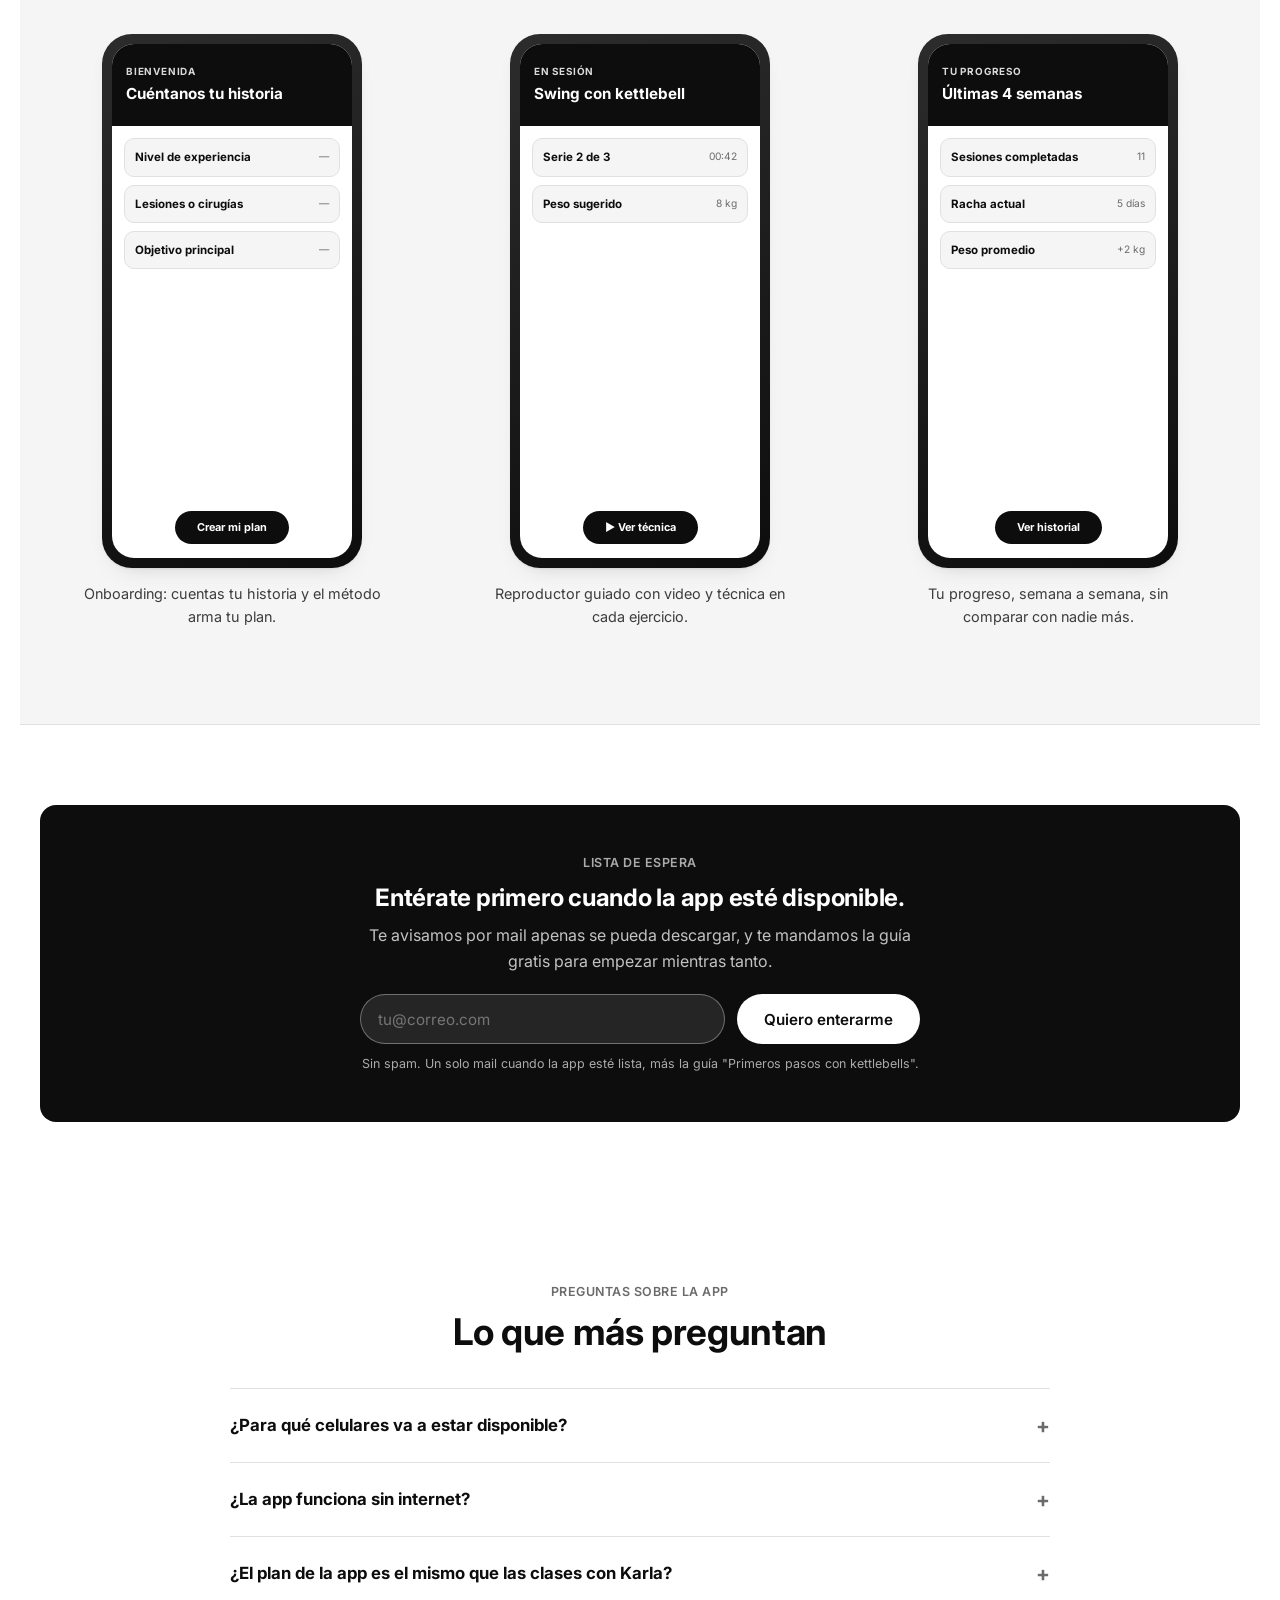
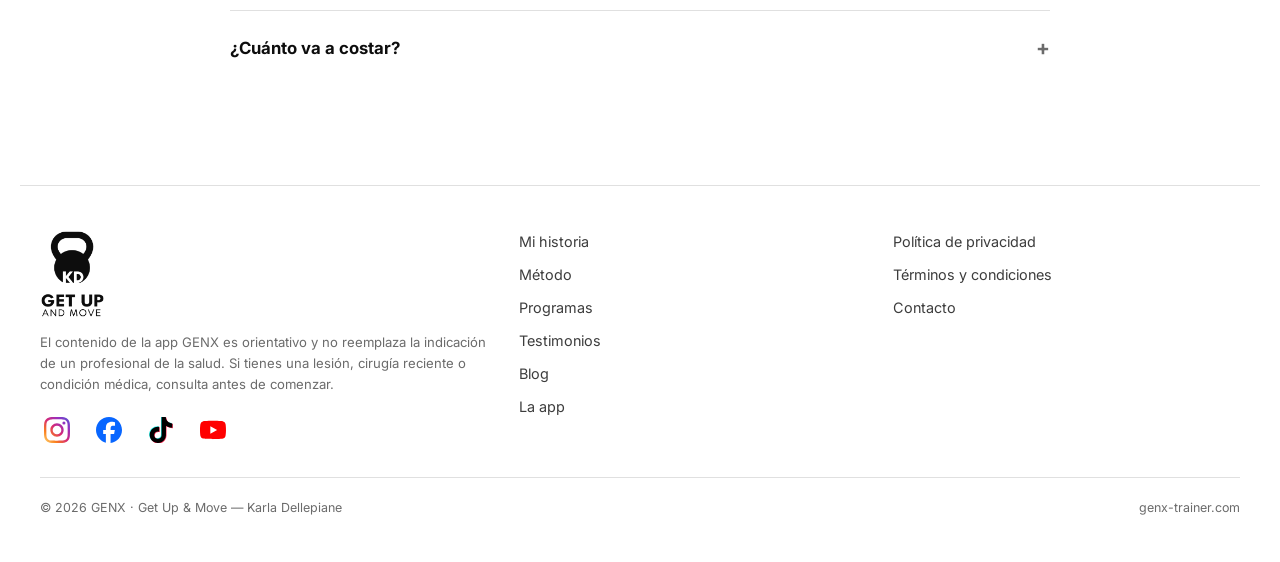
<file: app.html>
<!doctype html>
<html lang="es" translate="no">
<head>
<meta charset="UTF-8">
<meta name="google" content="notranslate">
<title data-i18n="meta.title_app">App GENX: rutinas de kettlebells | Karla Dellepiane</title>
<meta name="viewport" content="width=device-width, initial-scale=1, viewport-fit=cover">
<meta name="description" content="Descarga la app GENX: rutinas de kettlebells y nutrición personalizadas por Karla Dellepiane, videos guiados y seguimiento de progreso. Pronto en App Store y Google Play." data-i18n-content="meta.description_app">
<link rel="canonical" href="https://www.genx-trainer.com/app.html">
<meta property="og:type" content="website">
<meta property="og:site_name" content="GENX Trainer">
<meta property="og:locale" content="es_ES">
<meta property="og:title" content="App GENX: rutinas de kettlebells | Karla Dellepiane">
<meta property="og:description" content="Descarga la app GENX: rutinas de kettlebells y nutrición personalizadas por Karla Dellepiane, videos guiados y seguimiento de progreso. Pronto en App Store y Google Play.">
<meta property="og:url" content="https://www.genx-trainer.com/app.html">
<meta property="og:image" content="https://www.genx-trainer.com/img/hero-karla.jpg">
<meta name="twitter:card" content="summary_large_image">
<link rel="preconnect" href="https://fonts.googleapis.com">
<link rel="preconnect" href="https://fonts.gstatic.com" crossorigin>
<link href="https://fonts.googleapis.com/css2?family=Inter:wght@400;500;600;700;800&display=swap" rel="stylesheet">
<link rel="icon" href="favicon.ico" sizes="any">
<link rel="icon" type="image/png" sizes="32x32" href="img/favicon-32.png">
<link rel="apple-touch-icon" href="img/apple-touch-icon.png">
<link rel="stylesheet" href="styles.css">
</head>
<body>
<a class="skip-link" href="#main" data-i18n="skip.link">Saltar al contenido</a>

<header class="site">
  <div class="wrap nav-row">
    <a class="wordmark" href="index.html">
      <img class="logo-img" src="img/logo.png" alt="Get Up and Move, logo de Karla Dellepiane" width="471" height="640">
    </a>
    <nav class="links" aria-label="Principal">
      <a href="index.html#historia" data-i18n="nav.historia">Mi historia</a>
      <a href="index.html#metodo" data-i18n="nav.metodo">Método</a>
      <a href="index.html#programas" data-i18n="nav.programas">Programas</a>
      <a href="index.html#testimonios" data-i18n="nav.testimonios">Testimonios</a>
      <a href="blog.html" data-i18n="nav.blog">Blog</a>
      <a href="#funciones" data-i18n="nav.app_page">La app</a>
    </nav>
    <div class="lang-toggle" role="group" aria-label="Idioma / Language">
      <button type="button" data-lang="es" aria-pressed="true">ES</button>
      <button type="button" data-lang="en" aria-pressed="false">EN</button>
    </div>
    <a class="btn btn-primary" href="#anotarse" data-i18n="nav.cta_waitlist">Sumarme a la lista</a>
  </div>
</header>

<main id="main">

  <!-- HERO APP -->
  <section class="section" style="padding-top:48px;">
    <div class="wrap split">
      <div>
        <p class="eyebrow" data-i18n="apphero.eyebrow">Próximamente · App Store &amp; Google Play</p>
        <h1 style="font-size:clamp(2.1rem,5vw,3.1rem); margin-top:14px;" data-i18n="apphero.h1">Tu entrenamiento de kettlebells, donde quieras.</h1>
        <p class="lede measure" style="margin-top:16px; color:var(--gray-700);" data-i18n="apphero.lede">La app GENX lleva el método de Karla a tu bolsillo: rutinas y nutrición pensadas para ti, videos guiados y un progreso que se ajusta a cómo te sientes cada día.</p>
        <div class="hero-ctas">
          <a class="btn btn-primary" href="#anotarse" data-i18n="apphero.cta">Quiero ser de las primeras en probarla</a>
        </div>
        <div class="stores">
          <span class="store-btn"><b data-i18n="store.soon">Próximamente</b><span data-i18n="store.appstore">App Store</span></span>
          <span class="store-btn"><b data-i18n="store.soon">Próximamente</b><span data-i18n="store.googleplay">Google Play</span></span>
        </div>
      </div>
      <div class="phone" aria-hidden="true">
        <div class="screen">
          <header><span class="day" data-i18n="phone2.week">Semana 2 · Intermedio</span><br><span data-i18n="phone2.today">Tu rutina de hoy</span></header>
          <div class="rows">
            <div class="row"><b data-i18n="phone2.row1">Swing a una mano</b><span>4×10</span></div>
            <div class="row"><b data-i18n="phone2.row2">Peso muerto rumano</b><span>3×10</span></div>
            <div class="row"><b data-i18n="phone2.row3">Press de kettlebell</b><span>3×8</span></div>
            <div class="row"><b data-i18n="phone2.row4">Core: bird-dog</b><span>3×10</span></div>
          </div>
          <span class="fab" data-i18n="phone2.continue">Continuar</span>
        </div>
      </div>
    </div>
  </section>

  <!-- FEATURES -->
  <section class="section" id="funciones">
    <div class="wrap">
      <div class="section-head">
        <p class="eyebrow" data-i18n="features.eyebrow">Qué encuentras en la app</p>
        <h2 data-i18n="features.h2">Todo lo que necesitas para entrenar con criterio.</h2>
      </div>
      <div class="features">
        <div class="feature">
          <div class="ic">🏋️</div>
          <h4 data-i18n="feat1.h">Rutinas personalizadas</h4>
          <p data-i18n="feat1.p">Generadas a partir de tu nivel, objetivos y antecedentes físicos, no una tabla genérica.</p>
        </div>
        <div class="feature">
          <div class="ic">🎬</div>
          <h4 data-i18n="feat2.h">Videos guiados</h4>
          <p data-i18n="feat2.p">Cada ejercicio explicado paso a paso, para entrenar con técnica segura desde el primer día.</p>
        </div>
        <div class="feature">
          <div class="ic">🥗</div>
          <h4 data-i18n="feat3.h">Nutrición a tu medida</h4>
          <p data-i18n="feat3.p">Un plan de alimentación pensado para acompañar tu entrenamiento, no para restringirte.</p>
        </div>
        <div class="feature">
          <div class="ic">🦴</div>
          <h4 data-i18n="feat4.h">Seguro para tu espalda</h4>
          <p data-i18n="feat4.p">Progresiones que consideran lesiones e historial físico antes de aumentar la exigencia.</p>
        </div>
        <div class="feature">
          <div class="ic">📈</div>
          <h4 data-i18n="feat5.h">Seguimiento real</h4>
          <p data-i18n="feat5.p">Registra cada sesión y mira cómo evolucionan tu fuerza y tu consistencia con el tiempo.</p>
        </div>
        <div class="feature">
          <div class="ic">🔔</div>
          <h4 data-i18n="feat6.h">Recordatorios sin culpa</h4>
          <p data-i18n="feat6.p">Notificaciones pensadas para sostener el hábito, no para presionarte.</p>
        </div>
      </div>
    </div>
  </section>

  <!-- SCREENSHOTS -->
  <section class="section" style="background:var(--gray-50); border-block:1px solid var(--gray-200);">
    <div class="wrap">
      <div class="section-head">
        <p class="eyebrow" data-i18n="shots.eyebrow">Así se ve</p>
        <h2 data-i18n="shots.h2">Tres momentos de tu entrenamiento.</h2>
      </div>
      <div class="shots">
        <figure class="shot">
          <div class="phone" aria-hidden="true"><div class="screen">
            <header><span class="day" data-i18n="shot1.week">Bienvenida</span><br><span data-i18n="shot1.title">Cuéntanos tu historia</span></header>
            <div class="rows">
              <div class="row"><b data-i18n="shot1.row1">Nivel de experiencia</b><span>—</span></div>
              <div class="row"><b data-i18n="shot1.row2">Lesiones o cirugías</b><span>—</span></div>
              <div class="row"><b data-i18n="shot1.row3">Objetivo principal</b><span>—</span></div>
            </div>
            <span class="fab" data-i18n="shot1.cta">Crear mi plan</span>
          </div></div>
          <figcaption data-i18n="shot1.caption">Onboarding: cuentas tu historia y el método arma tu plan.</figcaption>
        </figure>
        <figure class="shot">
          <div class="phone" aria-hidden="true"><div class="screen">
            <header><span class="day" data-i18n="shot2.week">En sesión</span><br><span data-i18n="shot2.title">Swing con kettlebell</span></header>
            <div class="rows">
              <div class="row"><b data-i18n="shot2.row1">Serie 2 de 3</b><span>00:42</span></div>
              <div class="row"><b data-i18n="shot2.row2">Peso sugerido</b><span>8 kg</span></div>
            </div>
            <span class="fab" data-i18n="shot2.cta">▶ Ver técnica</span>
          </div></div>
          <figcaption data-i18n="shot2.caption">Reproductor guiado con video y técnica en cada ejercicio.</figcaption>
        </figure>
        <figure class="shot">
          <div class="phone" aria-hidden="true"><div class="screen">
            <header><span class="day" data-i18n="shot3.week">Tu progreso</span><br><span data-i18n="shot3.title">Últimas 4 semanas</span></header>
            <div class="rows">
              <div class="row"><b data-i18n="shot3.row1">Sesiones completadas</b><span>11</span></div>
              <div class="row"><b data-i18n="shot3.row2">Racha actual</b><span data-i18n="shot3.streak_val">5 días</span></div>
              <div class="row"><b data-i18n="shot3.row3">Peso promedio</b><span>+2 kg</span></div>
            </div>
            <span class="fab" data-i18n="shot3.cta">Ver historial</span>
          </div></div>
          <figcaption data-i18n="shot3.caption">Tu progreso, semana a semana, sin comparar con nadie más.</figcaption>
        </figure>
      </div>
    </div>
  </section>

  <!-- WAITLIST -->
  <section class="section" id="anotarse">
    <div class="wrap">
      <div class="dark-block">
        <div style="max-width:560px; margin-inline:auto; text-align:center;">
          <p class="eyebrow" style="color:rgba(255,255,255,.65);" data-i18n="waitlist.eyebrow">Lista de espera</p>
          <h2 style="margin-top:12px;" data-i18n="waitlist.h2">Entérate primero cuando la app esté disponible.</h2>
          <p class="lede" style="margin-top:12px;" data-i18n="waitlist.p">Te avisamos por mail apenas se pueda descargar, y te mandamos la guía gratis para empezar mientras tanto.</p>
          <form class="waitlist" style="justify-content:center;" onsubmit="return false;">
            <label for="waitlist-email" class="sr-only" style="position:absolute; width:1px; height:1px; overflow:hidden; clip:rect(0 0 0 0);" data-i18n="waitlist.label">Correo electrónico</label>
            <input id="waitlist-email" name="email" type="email" placeholder="tu@correo.com" required data-i18n-placeholder="waitlist.placeholder">
            <button class="btn btn-on-dark" type="submit" data-i18n="waitlist.button">Quiero enterarme</button>
          </form>
          <p class="form-note" data-i18n="waitlist.note">Sin spam. Un solo mail cuando la app esté lista, más la guía "Primeros pasos con kettlebells".</p>
        </div>
      </div>
    </div>
  </section>

  <!-- FAQ APP -->
  <section class="section" id="faq-app">
    <div class="wrap" style="max-width:820px; margin-inline:auto;">
      <div class="section-head center">
        <p class="eyebrow" data-i18n="faqapp.eyebrow">Preguntas sobre la app</p>
        <h2 data-i18n="faqapp.h2">Lo que más preguntan</h2>
      </div>
      <details class="faq-item"><summary data-i18n="faqapp1.q">¿Para qué celulares va a estar disponible?</summary><p data-i18n="faqapp1.a">Para iPhone y Android, a través de App Store y Google Play.</p></details>
      <details class="faq-item"><summary data-i18n="faqapp2.q">¿La app funciona sin internet?</summary><p data-i18n="faqapp2.a">Necesita conexión para ver los videos de entrenamiento; estamos evaluando descarga offline para más adelante.</p></details>
      <details class="faq-item"><summary data-i18n="faqapp3.q">¿El plan de la app es el mismo que las clases con Karla?</summary><p data-i18n="faqapp3.a">Se basa en el mismo Método GENX, adaptado para que puedas entrenar por tu cuenta entre sesiones o de forma totalmente autónoma.</p></details>
      <details class="faq-item"><summary data-i18n="faqapp4.q">¿Cuánto va a costar?</summary><p data-i18n="faqapp4.a">Todavía estamos definiendo los planes. Quienes se anoten a la lista de espera van a conocer los precios y beneficios de lanzamiento primero.</p></details>
    </div>
  </section>

</main>

<footer class="site">
  <div class="wrap foot-grid">
    <div>
      <a class="wordmark" href="index.html">
        <img class="logo-img" src="img/logo.png" alt="Get Up and Move, logo de Karla Dellepiane" width="471" height="640">
      </a>
      <p class="disclaimer" data-i18n="footer.disclaimer_app">El contenido de la app GENX es orientativo y no reemplaza la indicación de un profesional de la salud. Si tienes una lesión, cirugía reciente o condición médica, consulta antes de comenzar.</p>
      <div class="social" aria-label="Redes sociales">
        <a href="https://www.instagram.com/kdellepianep" target="_blank" rel="noopener noreferrer" aria-label="Instagram" title="Instagram"><svg viewBox="0 0 24 24" width="26" height="26" aria-hidden="true"><defs><linearGradient id="igGrad" x1="0" y1="1" x2="1" y2="0"><stop offset="0" stop-color="#FEDA75"/><stop offset=".25" stop-color="#FA7E1E"/><stop offset=".5" stop-color="#D62976"/><stop offset=".75" stop-color="#962FBF"/><stop offset="1" stop-color="#4F5BD5"/></linearGradient></defs><path fill="url(#igGrad)" d="M7.0301.084c-1.2768.0602-2.1487.264-2.911.5634-.7888.3075-1.4575.72-2.1228 1.3877-.6652.6677-1.075 1.3368-1.3802 2.127-.2954.7638-.4956 1.6365-.552 2.914-.0564 1.2775-.0689 1.6882-.0626 4.947.0062 3.2586.0206 3.6671.0825 4.9473.061 1.2765.264 2.1482.5635 2.9107.308.7889.72 1.4573 1.388 2.1228.6679.6655 1.3365 1.0743 2.1285 1.38.7632.295 1.6361.4961 2.9134.552 1.2773.056 1.6884.069 4.9462.0627 3.2578-.0062 3.668-.0207 4.9478-.0814 1.28-.0607 2.147-.2652 2.9098-.5633.7889-.3086 1.4578-.72 2.1228-1.3881.665-.6682 1.0745-1.3378 1.3795-2.1284.2957-.7632.4966-1.636.552-2.9124.056-1.2809.0692-1.6898.063-4.948-.0063-3.2583-.021-3.6668-.0817-4.9465-.0607-1.2797-.264-2.1487-.5633-2.9117-.3084-.7889-.72-1.4568-1.3876-2.1228C21.2982 1.33 20.628.9208 19.8378.6165 19.074.321 18.2017.1197 16.9244.0645 15.6471.0093 15.236-.005 11.977.0014 8.718.0076 8.31.0215 7.0301.0839m.1402 21.6932c-1.17-.0509-1.8053-.2453-2.2287-.408-.5606-.216-.96-.4771-1.3819-.895-.422-.4178-.6811-.8186-.9-1.378-.1644-.4234-.3624-1.058-.4171-2.228-.0595-1.2645-.072-1.6442-.079-4.848-.007-3.2037.0053-3.583.0607-4.848.05-1.169.2456-1.805.408-2.2282.216-.5613.4762-.96.895-1.3816.4188-.4217.8184-.6814 1.3783-.9003.423-.1651 1.0575-.3614 2.227-.4171 1.2655-.06 1.6447-.072 4.848-.079 3.2033-.007 3.5835.005 4.8495.0608 1.169.0508 1.8053.2445 2.228.408.5608.216.96.4754 1.3816.895.4217.4194.6816.8176.9005 1.3787.1653.4217.3617 1.056.4169 2.2263.0602 1.2655.0739 1.645.0796 4.848.0058 3.203-.0055 3.5834-.061 4.848-.051 1.17-.245 1.8055-.408 2.2294-.216.5604-.4763.96-.8954 1.3814-.419.4215-.8181.6811-1.3783.9-.4224.1649-1.0577.3617-2.2262.4174-1.2656.0595-1.6448.072-4.8493.079-3.2045.007-3.5825-.006-4.848-.0608M16.953 5.5864A1.44 1.44 0 1 0 18.39 4.144a1.44 1.44 0 0 0-1.437 1.4424M5.8385 12.012c.0067 3.4032 2.7706 6.1557 6.173 6.1493 3.4026-.0065 6.157-2.7701 6.1506-6.1733-.0065-3.4032-2.771-6.1565-6.174-6.1498-3.403.0067-6.156 2.771-6.1496 6.1738M8 12.0077a4 4 0 1 1 4.008 3.9921A3.9996 3.9996 0 0 1 8 12.0077"/></svg></a>
        <a href="https://www.facebook.com/karladellepianetrainer" target="_blank" rel="noopener noreferrer" aria-label="Facebook" title="Facebook"><svg viewBox="0 0 24 24" width="26" height="26" aria-hidden="true"><path fill="#0866FF" d="M9.101 23.691v-7.98H6.627v-3.667h2.474v-1.58c0-4.085 1.848-5.978 5.858-5.978.401 0 .955.042 1.468.103a8.68 8.68 0 0 1 1.141.195v3.325a8.623 8.623 0 0 0-.653-.036 26.805 26.805 0 0 0-.733-.009c-.707 0-1.259.096-1.675.309a1.686 1.686 0 0 0-.679.622c-.258.42-.374.995-.374 1.752v1.297h3.919l-.386 2.103-.287 1.564h-3.246v8.245C19.396 23.238 24 18.179 24 12.044c0-6.627-5.373-12-12-12s-12 5.373-12 12c0 5.628 3.874 10.35 9.101 11.647Z"/></svg></a>
        <a href="https://www.tiktok.com/@karladellepiane" target="_blank" rel="noopener noreferrer" aria-label="TikTok" title="TikTok"><svg viewBox="0 0 24 24" width="26" height="26" aria-hidden="true"><path fill="#25F4EE" transform="translate(-.5 -.5)" d="M12.525.02c1.31-.02 2.61-.01 3.91-.02.08 1.53.63 3.09 1.75 4.17 1.12 1.11 2.7 1.62 4.24 1.79v4.03c-1.44-.05-2.89-.35-4.2-.97-.57-.26-1.1-.59-1.62-.93-.01 2.92.01 5.84-.02 8.75-.08 1.4-.54 2.79-1.35 3.94-1.31 1.92-3.58 3.17-5.91 3.21-1.43.08-2.86-.31-4.08-1.03-2.02-1.19-3.44-3.37-3.65-5.71-.02-.5-.03-1-.01-1.49.18-1.9 1.12-3.72 2.58-4.96 1.66-1.44 3.98-2.13 6.15-1.72.02 1.48-.04 2.96-.04 4.44-.99-.32-2.15-.23-3.02.37-.63.41-1.11 1.04-1.36 1.75-.21.51-.15 1.07-.14 1.61.24 1.64 1.82 3.02 3.5 2.87 1.12-.01 2.19-.66 2.77-1.61.19-.33.4-.67.41-1.06.1-1.79.06-3.57.07-5.36.01-4.03-.01-8.05.02-12.07z"/><path fill="#FE2C55" transform="translate(.5 .5)" d="M12.525.02c1.31-.02 2.61-.01 3.91-.02.08 1.53.63 3.09 1.75 4.17 1.12 1.11 2.7 1.62 4.24 1.79v4.03c-1.44-.05-2.89-.35-4.2-.97-.57-.26-1.1-.59-1.62-.93-.01 2.92.01 5.84-.02 8.75-.08 1.4-.54 2.79-1.35 3.94-1.31 1.92-3.58 3.17-5.91 3.21-1.43.08-2.86-.31-4.08-1.03-2.02-1.19-3.44-3.37-3.65-5.71-.02-.5-.03-1-.01-1.49.18-1.9 1.12-3.72 2.58-4.96 1.66-1.44 3.98-2.13 6.15-1.72.02 1.48-.04 2.96-.04 4.44-.99-.32-2.15-.23-3.02.37-.63.41-1.11 1.04-1.36 1.75-.21.51-.15 1.07-.14 1.61.24 1.64 1.82 3.02 3.5 2.87 1.12-.01 2.19-.66 2.77-1.61.19-.33.4-.67.41-1.06.1-1.79.06-3.57.07-5.36.01-4.03-.01-8.05.02-12.07z"/><path fill="#000" d="M12.525.02c1.31-.02 2.61-.01 3.91-.02.08 1.53.63 3.09 1.75 4.17 1.12 1.11 2.7 1.62 4.24 1.79v4.03c-1.44-.05-2.89-.35-4.2-.97-.57-.26-1.1-.59-1.62-.93-.01 2.92.01 5.84-.02 8.75-.08 1.4-.54 2.79-1.35 3.94-1.31 1.92-3.58 3.17-5.91 3.21-1.43.08-2.86-.31-4.08-1.03-2.02-1.19-3.44-3.37-3.65-5.71-.02-.5-.03-1-.01-1.49.18-1.9 1.12-3.72 2.58-4.96 1.66-1.44 3.98-2.13 6.15-1.72.02 1.48-.04 2.96-.04 4.44-.99-.32-2.15-.23-3.02.37-.63.41-1.11 1.04-1.36 1.75-.21.51-.15 1.07-.14 1.61.24 1.64 1.82 3.02 3.5 2.87 1.12-.01 2.19-.66 2.77-1.61.19-.33.4-.67.41-1.06.1-1.79.06-3.57.07-5.36.01-4.03-.01-8.05.02-12.07z"/></svg></a>
        <a href="https://www.youtube.com/@genxtrainer1249" target="_blank" rel="noopener noreferrer" aria-label="YouTube" title="YouTube"><svg viewBox="0 0 24 24" width="26" height="26" aria-hidden="true"><path fill="#FF0000" d="M23.498 6.186a3.016 3.016 0 0 0-2.122-2.136C19.505 3.545 12 3.545 12 3.545s-7.505 0-9.377.505A3.017 3.017 0 0 0 .502 6.186C0 8.07 0 12 0 12s0 3.93.502 5.814a3.016 3.016 0 0 0 2.122 2.136c1.871.505 9.376.505 9.376.505s7.505 0 9.377-.505a3.015 3.015 0 0 0 2.122-2.136C24 15.93 24 12 24 12s0-3.93-.502-5.814zM9.545 15.568V8.432L15.818 12l-6.273 3.568z"/></svg></a>
      </div>
    </div>
    <nav aria-label="Sitio">
      <a href="index.html#historia" data-i18n="nav.historia">Mi historia</a>
      <a href="index.html#metodo" data-i18n="nav.metodo">Método</a>
      <a href="index.html#programas" data-i18n="nav.programas">Programas</a>
      <a href="index.html#testimonios" data-i18n="nav.testimonios">Testimonios</a>
      <a href="blog.html" data-i18n="nav.blog">Blog</a>
      <a href="#funciones" data-i18n="nav.app_page">La app</a>
    </nav>
    <nav aria-label="Legal">
      <a href="#" data-i18n="footer.privacy">Política de privacidad</a>
      <a href="#" data-i18n="footer.terms">Términos y condiciones</a>
      <a href="#" data-i18n="footer.contact">Contacto</a>
    </nav>
  </div>
  <div class="wrap foot-legal">
    <span>© 2026 GENX · Get Up &amp; Move — Karla Dellepiane</span>
    <span>genx-trainer.com</span>
  </div>
</footer>

<script src="i18n.js" defer></script>
</body>
</html>
</file>
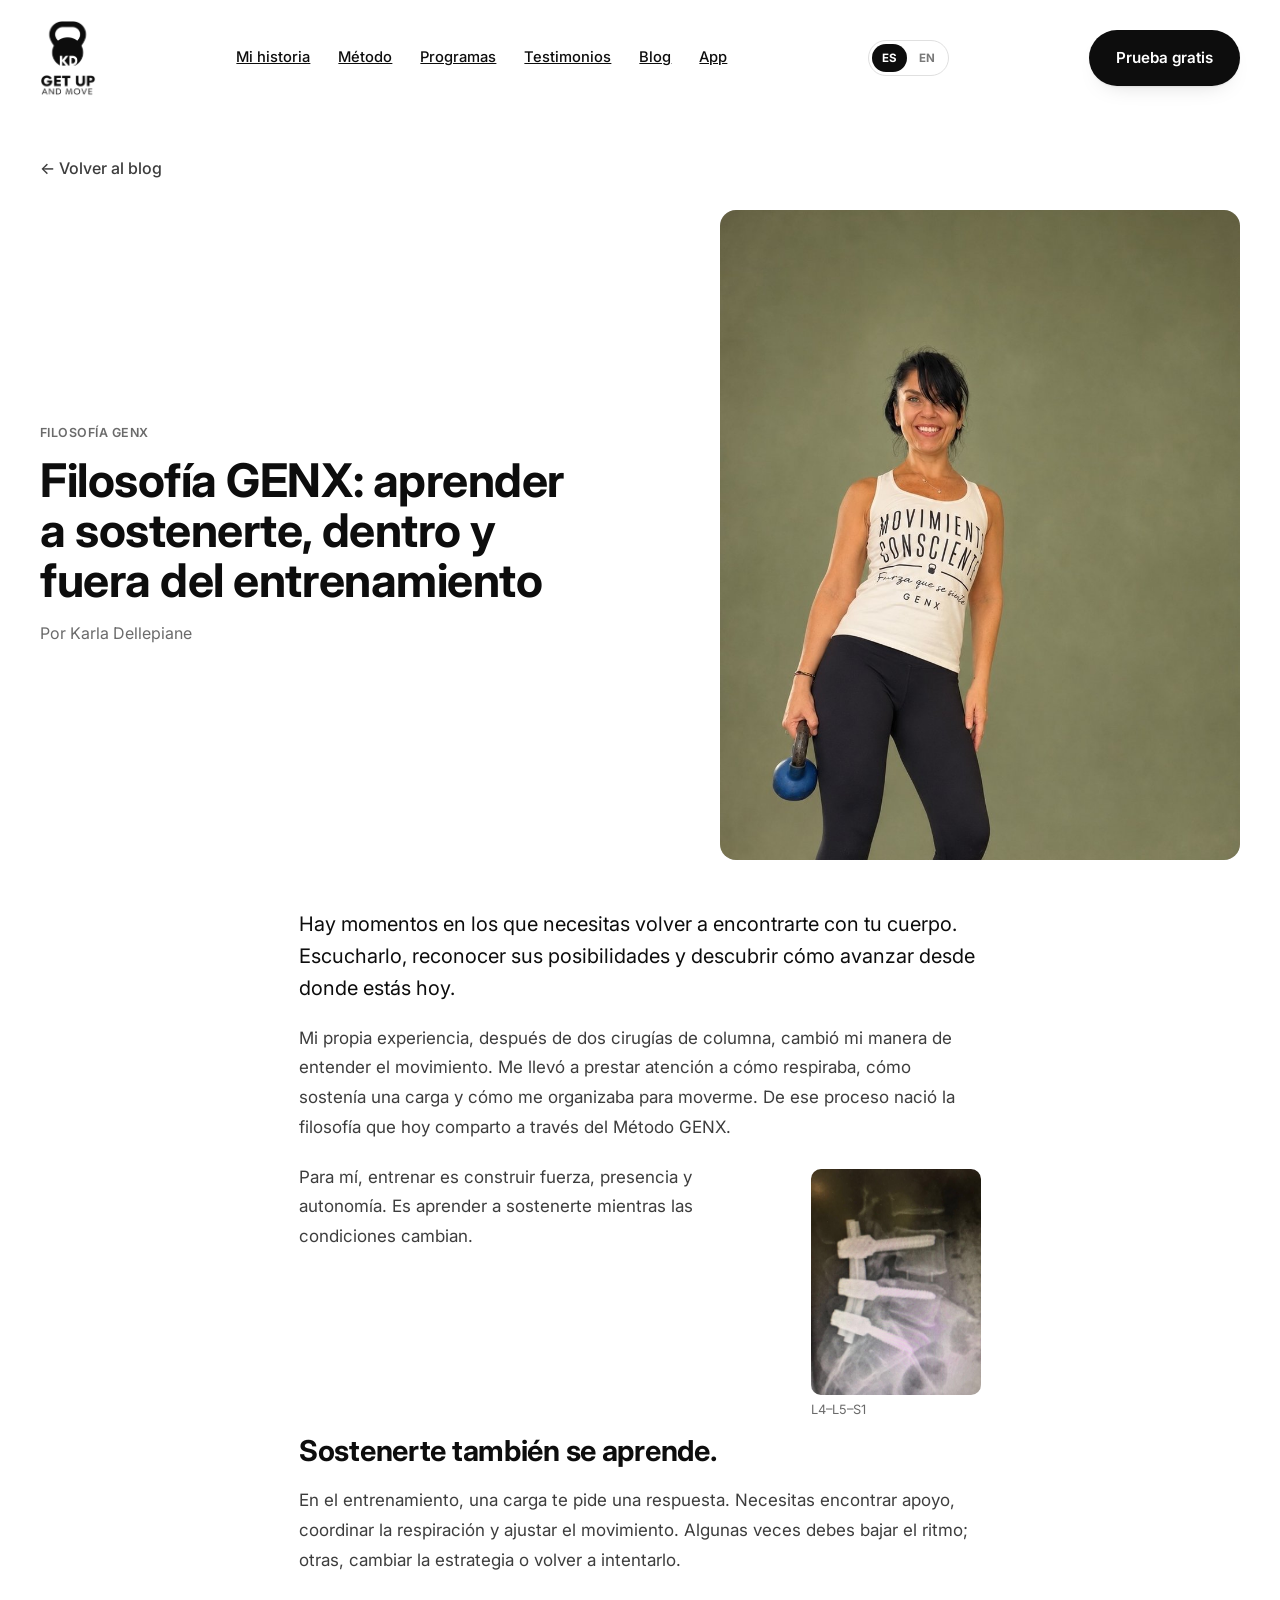
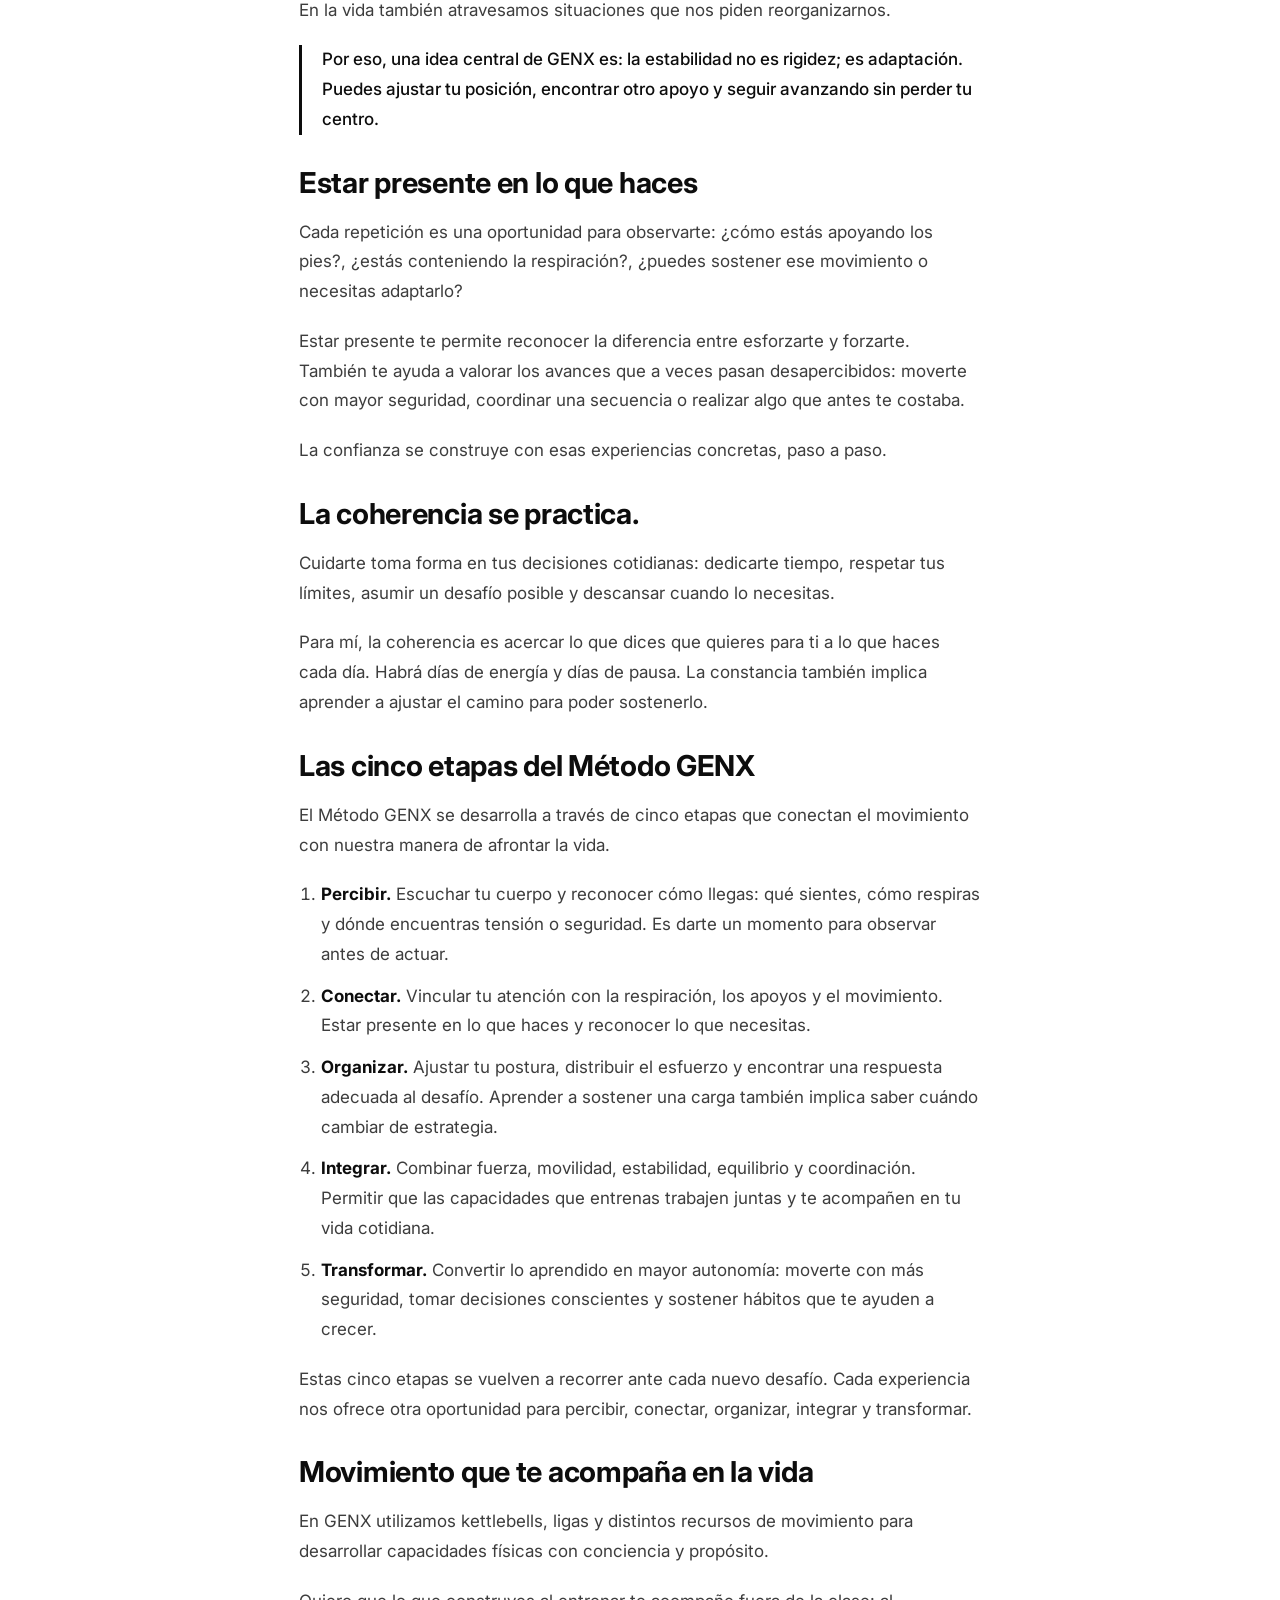
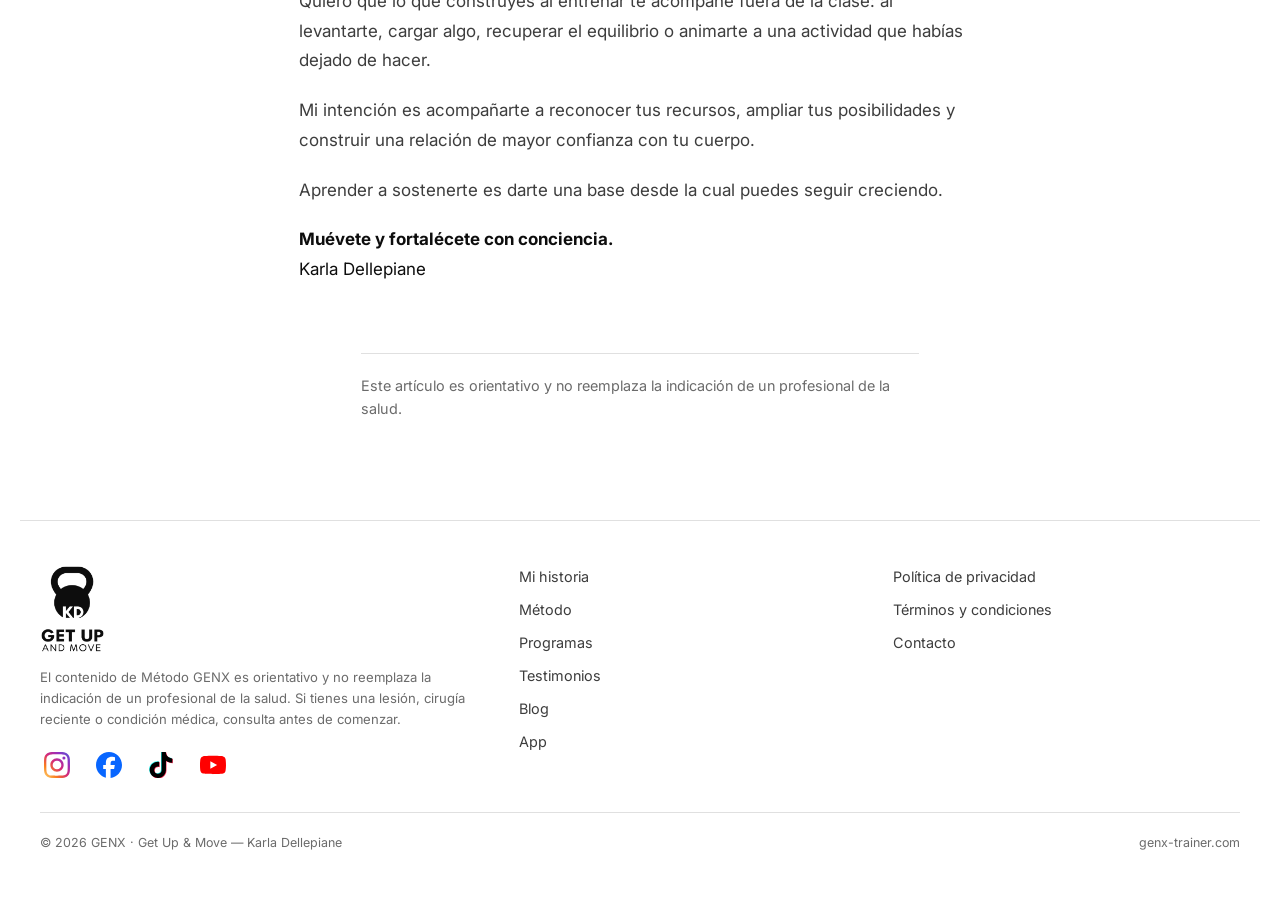
<file: blog-filosofia-genx.html>
<!doctype html>
<html lang="es" translate="no">
<head>
<meta charset="UTF-8">
<meta name="google" content="notranslate">
<title data-i18n="meta.title_post">Filosofía GENX: aprender a sostenerte | Karla Dellepiane</title>
<meta name="viewport" content="width=device-width, initial-scale=1, viewport-fit=cover">
<meta name="description" content="Hay momentos en los que necesitas volver a encontrarte con tu cuerpo. Escucharlo, reconocer sus posibilidades y descubrir cómo avanzar desde donde estás hoy." data-i18n-content="meta.description_post">
<link rel="canonical" href="https://www.genx-trainer.com/blog-filosofia-genx.html">
<meta property="og:type" content="website">
<meta property="og:site_name" content="GENX Trainer">
<meta property="og:locale" content="es_ES">
<meta property="og:title" content="Filosofía GENX: aprender a sostenerte | Karla Dellepiane">
<meta property="og:description" content="Hay momentos en los que necesitas volver a encontrarte con tu cuerpo. Escucharlo, reconocer sus posibilidades y descubrir cómo avanzar desde donde estás hoy.">
<meta property="og:url" content="https://www.genx-trainer.com/blog-filosofia-genx.html">
<meta property="og:image" content="https://www.genx-trainer.com/img/blog-portada-blanca.jpg">
<meta name="twitter:card" content="summary_large_image">
<link rel="preconnect" href="https://fonts.googleapis.com">
<link rel="preconnect" href="https://fonts.gstatic.com" crossorigin>
<link href="https://fonts.googleapis.com/css2?family=Inter:wght@400;500;600;700;800&display=swap" rel="stylesheet">
<link rel="icon" href="favicon.ico" sizes="any">
<link rel="icon" type="image/png" sizes="32x32" href="img/favicon-32.png">
<link rel="apple-touch-icon" href="img/apple-touch-icon.png">
<link rel="stylesheet" href="styles.css">
</head>
<body>
<a class="skip-link" href="#main" data-i18n="skip.link">Saltar al contenido</a>

<header class="site">
  <div class="wrap nav-row">
    <a class="wordmark" href="index.html">
      <img class="logo-img" src="img/logo.png" alt="Get Up and Move, logo de Karla Dellepiane" width="471" height="640">
    </a>
    <nav class="links" aria-label="Principal">
      <a href="index.html#historia" data-i18n="nav.historia">Mi historia</a>
      <a href="index.html#metodo" data-i18n="nav.metodo">Método</a>
      <a href="index.html#programas" data-i18n="nav.programas">Programas</a>
      <a href="index.html#testimonios" data-i18n="nav.testimonios">Testimonios</a>
      <a href="blog.html" data-i18n="nav.blog">Blog</a>
      <a href="app.html" data-i18n="nav.app">App</a>
    </nav>
    <div class="lang-toggle" role="group" aria-label="Idioma / Language">
      <button type="button" data-lang="es" aria-pressed="true">ES</button>
      <button type="button" data-lang="en" aria-pressed="false">EN</button>
    </div>
    <a class="btn btn-primary" href="index.html#empezar" data-i18n="nav.cta_free">Prueba gratis</a>
  </div>
</header>

<main id="main">

  <article class="section" style="padding-top:40px;">
    <div class="wrap">
      <a class="post-back" href="blog.html" data-i18n="blog.back">← Volver al blog</a>
      <header class="post-hero">
        <div class="post-hero-text">
          <p class="eyebrow" data-i18n="post.cat">Filosofía GENX</p>
          <h1 data-i18n="post.title">Filosofía GENX: aprender a sostenerte, dentro y fuera del entrenamiento</h1>
          <p class="post-by" data-i18n="post.by">Por Karla Dellepiane</p>
        </div>
        <div class="post-hero-img"><img src="img/blog-portada-blanca.jpg" alt="Karla Dellepiane sonriendo con una remera blanca que dice Movimiento consciente, sosteniendo un kettlebell" data-i18n-alt="post.alt_portada" width="1200" height="1500"></div>
      </header>
      <div class="post-body" data-lang-block="es">
        <p class="post-lede">Hay momentos en los que necesitas volver a encontrarte con tu cuerpo. Escucharlo, reconocer sus posibilidades y descubrir cómo avanzar desde donde estás hoy.</p>
        <p>Mi propia experiencia, después de dos cirugías de columna, cambió mi manera de entender el movimiento. Me llevó a prestar atención a cómo respiraba, cómo sostenía una carga y cómo me organizaba para moverme. De ese proceso nació la filosofía que hoy comparto a través del Método GENX.</p>
        <figure class="post-figure">
          <img src="img/blog-filosofia-radiografia.jpg" alt="Radiografía lateral de la columna de Karla con la fijación de tornillos" loading="lazy" width="768" height="1024">
          <figcaption>L4–L5–S1</figcaption>
        </figure>
        <p>Para mí, entrenar es construir fuerza, presencia y autonomía. Es aprender a sostenerte mientras las condiciones cambian.</p>
        <h2>Sostenerte también se aprende.</h2>
        <p>En el entrenamiento, una carga te pide una respuesta. Necesitas encontrar apoyo, coordinar la respiración y ajustar el movimiento. Algunas veces debes bajar el ritmo; otras, cambiar la estrategia o volver a intentarlo.</p>
        <p>En la vida también atravesamos situaciones que nos piden reorganizarnos.</p>
        <p class="post-quote">Por eso, una idea central de GENX es: la estabilidad no es rigidez; es adaptación. Puedes ajustar tu posición, encontrar otro apoyo y seguir avanzando sin perder tu centro.</p>
        <h2>Estar presente en lo que haces</h2>
        <p>Cada repetición es una oportunidad para observarte: ¿cómo estás apoyando los pies?, ¿estás conteniendo la respiración?, ¿puedes sostener ese movimiento o necesitas adaptarlo?</p>
        <p>Estar presente te permite reconocer la diferencia entre esforzarte y forzarte. También te ayuda a valorar los avances que a veces pasan desapercibidos: moverte con mayor seguridad, coordinar una secuencia o realizar algo que antes te costaba.</p>
        <p>La confianza se construye con esas experiencias concretas, paso a paso.</p>
        <h2>La coherencia se practica.</h2>
        <p>Cuidarte toma forma en tus decisiones cotidianas: dedicarte tiempo, respetar tus límites, asumir un desafío posible y descansar cuando lo necesitas.</p>
        <p>Para mí, la coherencia es acercar lo que dices que quieres para ti a lo que haces cada día. Habrá días de energía y días de pausa. La constancia también implica aprender a ajustar el camino para poder sostenerlo.</p>
        <h2>Las cinco etapas del Método GENX</h2>
        <p>El Método GENX se desarrolla a través de cinco etapas que conectan el movimiento con nuestra manera de afrontar la vida.</p>
        <ol class="post-stages"><li><strong>Percibir.</strong> Escuchar tu cuerpo y reconocer cómo llegas: qué sientes, cómo respiras y dónde encuentras tensión o seguridad. Es darte un momento para observar antes de actuar.</li><li><strong>Conectar.</strong> Vincular tu atención con la respiración, los apoyos y el movimiento. Estar presente en lo que haces y reconocer lo que necesitas.</li><li><strong>Organizar.</strong> Ajustar tu postura, distribuir el esfuerzo y encontrar una respuesta adecuada al desafío. Aprender a sostener una carga también implica saber cuándo cambiar de estrategia.</li><li><strong>Integrar.</strong> Combinar fuerza, movilidad, estabilidad, equilibrio y coordinación. Permitir que las capacidades que entrenas trabajen juntas y te acompañen en tu vida cotidiana.</li><li><strong>Transformar.</strong> Convertir lo aprendido en mayor autonomía: moverte con más seguridad, tomar decisiones conscientes y sostener hábitos que te ayuden a crecer.</li></ol>
        <p>Estas cinco etapas se vuelven a recorrer ante cada nuevo desafío. Cada experiencia nos ofrece otra oportunidad para percibir, conectar, organizar, integrar y transformar.</p>
        <h2>Movimiento que te acompaña en la vida</h2>
        <p>En GENX utilizamos kettlebells, ligas y distintos recursos de movimiento para desarrollar capacidades físicas con conciencia y propósito.</p>
        <p>Quiero que lo que construyes al entrenar te acompañe fuera de la clase: al levantarte, cargar algo, recuperar el equilibrio o animarte a una actividad que habías dejado de hacer.</p>
        <p>Mi intención es acompañarte a reconocer tus recursos, ampliar tus posibilidades y construir una relación de mayor confianza con tu cuerpo.</p>
        <p>Aprender a sostenerte es darte una base desde la cual puedes seguir creciendo.</p>
        <p class="post-sign"><strong>Muévete y fortalécete con conciencia.</strong><br>Karla Dellepiane</p>
      </div>
      <div class="post-body" data-lang-block="en">
        <p class="post-lede">There are moments when you need to reconnect with your body. To listen to it, recognize what it can do, and discover how to move forward from where you are today.</p>
        <p>My own experience, after two spinal surgeries, changed the way I understand movement. It led me to pay attention to how I breathed, how I held a load, and how I organized myself to move. From that process came the philosophy I share today through the GENX Method.</p>
        <figure class="post-figure">
          <img src="img/blog-filosofia-radiografia.jpg" alt="Lateral X-ray of Karla's spine showing the screw fixation" loading="lazy" width="768" height="1024">
          <figcaption>L4–L5–S1</figcaption>
        </figure>
        <p>For me, training is building strength, presence, and autonomy. It is learning to hold yourself up while conditions change.</p>
        <h2>Holding yourself up is something you learn.</h2>
        <p>In training, a load asks you for a response. You need to find support, coordinate your breathing, and adjust the movement. Sometimes you need to slow down; other times, change strategy or try again.</p>
        <p>In life we also go through situations that ask us to reorganize.</p>
        <p class="post-quote">That is why a central idea of GENX is: stability is not rigidity; it is adaptation. You can adjust your position, find another point of support, and keep moving forward without losing your center.</p>
        <h2>Being present in what you do</h2>
        <p>Every repetition is a chance to observe yourself: how are your feet supported? Are you holding your breath? Can you sustain that movement, or do you need to adapt it?</p>
        <p>Being present lets you tell the difference between pushing yourself and forcing yourself. It also helps you value progress that sometimes goes unnoticed: moving with more security, coordinating a sequence, or doing something that used to be hard.</p>
        <p>Confidence is built from those concrete experiences, step by step.</p>
        <h2>Coherence is practiced.</h2>
        <p>Taking care of yourself takes shape in your everyday decisions: making time for yourself, respecting your limits, taking on a challenge that is possible, and resting when you need to.</p>
        <p>For me, coherence is bringing what you say you want for yourself closer to what you do each day. There will be days of energy and days of pause. Consistency also means learning to adjust the path so you can sustain it.</p>
        <h2>The five stages of the GENX Method</h2>
        <p>The GENX Method unfolds through five stages that connect movement with the way we face life.</p>
        <ol class="post-stages"><li><strong>Sense.</strong> Listening to your body and recognizing how you arrive: what you feel, how you breathe, and where you find tension or security. It is giving yourself a moment to observe before acting.</li><li><strong>Connect.</strong> Linking your attention with your breathing, your supports, and your movement. Being present in what you do and recognizing what you need.</li><li><strong>Organize.</strong> Adjusting your posture, distributing effort, and finding a response that fits the challenge. Learning to hold a load also means knowing when to change strategy.</li><li><strong>Integrate.</strong> Combining strength, mobility, stability, balance, and coordination. Letting the abilities you train work together and go with you in your daily life.</li><li><strong>Transform.</strong> Turning what you learned into greater autonomy: moving with more security, making conscious decisions, and sustaining habits that help you grow.</li></ol>
        <p>These five stages are walked again with every new challenge. Each experience offers us another chance to sense, connect, organize, integrate, and transform.</p>
        <h2>Movement that goes with you through life</h2>
        <p>In GENX we use kettlebells, resistance bands, and different movement resources to develop physical abilities with awareness and purpose.</p>
        <p>I want what you build while training to go with you outside the class: when you get up, carry something, recover your balance, or dare to try an activity you had stopped doing.</p>
        <p>My intention is to help you recognize your resources, expand your possibilities, and build a relationship of greater trust with your body.</p>
        <p>Learning to hold yourself up gives you a base from which you can keep growing.</p>
        <p class="post-sign"><strong>Move and grow stronger, with awareness.</strong><br>Karla Dellepiane</p>
      </div>
      <p class="post-disclaimer" data-i18n="post.disclaimer">Este artículo es orientativo y no reemplaza la indicación de un profesional de la salud.</p>
    </div>
  </article>

</main>

<footer class="site">
  <div class="wrap foot-grid">
    <div>
      <a class="wordmark" href="index.html">
        <img class="logo-img" src="img/logo.png" alt="Get Up and Move, logo de Karla Dellepiane" width="471" height="640">
      </a>
      <p class="disclaimer" data-i18n="footer.disclaimer_index">El contenido de Método GENX es orientativo y no reemplaza la indicación de un profesional de la salud. Si tienes una lesión, cirugía reciente o condición médica, consulta antes de comenzar.</p>
      <div class="social" aria-label="Redes sociales">
        <a href="https://www.instagram.com/kdellepianep" target="_blank" rel="noopener noreferrer" aria-label="Instagram" title="Instagram"><svg viewBox="0 0 24 24" width="26" height="26" aria-hidden="true"><defs><linearGradient id="igGrad" x1="0" y1="1" x2="1" y2="0"><stop offset="0" stop-color="#FEDA75"/><stop offset=".25" stop-color="#FA7E1E"/><stop offset=".5" stop-color="#D62976"/><stop offset=".75" stop-color="#962FBF"/><stop offset="1" stop-color="#4F5BD5"/></linearGradient></defs><path fill="url(#igGrad)" d="M7.0301.084c-1.2768.0602-2.1487.264-2.911.5634-.7888.3075-1.4575.72-2.1228 1.3877-.6652.6677-1.075 1.3368-1.3802 2.127-.2954.7638-.4956 1.6365-.552 2.914-.0564 1.2775-.0689 1.6882-.0626 4.947.0062 3.2586.0206 3.6671.0825 4.9473.061 1.2765.264 2.1482.5635 2.9107.308.7889.72 1.4573 1.388 2.1228.6679.6655 1.3365 1.0743 2.1285 1.38.7632.295 1.6361.4961 2.9134.552 1.2773.056 1.6884.069 4.9462.0627 3.2578-.0062 3.668-.0207 4.9478-.0814 1.28-.0607 2.147-.2652 2.9098-.5633.7889-.3086 1.4578-.72 2.1228-1.3881.665-.6682 1.0745-1.3378 1.3795-2.1284.2957-.7632.4966-1.636.552-2.9124.056-1.2809.0692-1.6898.063-4.948-.0063-3.2583-.021-3.6668-.0817-4.9465-.0607-1.2797-.264-2.1487-.5633-2.9117-.3084-.7889-.72-1.4568-1.3876-2.1228C21.2982 1.33 20.628.9208 19.8378.6165 19.074.321 18.2017.1197 16.9244.0645 15.6471.0093 15.236-.005 11.977.0014 8.718.0076 8.31.0215 7.0301.0839m.1402 21.6932c-1.17-.0509-1.8053-.2453-2.2287-.408-.5606-.216-.96-.4771-1.3819-.895-.422-.4178-.6811-.8186-.9-1.378-.1644-.4234-.3624-1.058-.4171-2.228-.0595-1.2645-.072-1.6442-.079-4.848-.007-3.2037.0053-3.583.0607-4.848.05-1.169.2456-1.805.408-2.2282.216-.5613.4762-.96.895-1.3816.4188-.4217.8184-.6814 1.3783-.9003.423-.1651 1.0575-.3614 2.227-.4171 1.2655-.06 1.6447-.072 4.848-.079 3.2033-.007 3.5835.005 4.8495.0608 1.169.0508 1.8053.2445 2.228.408.5608.216.96.4754 1.3816.895.4217.4194.6816.8176.9005 1.3787.1653.4217.3617 1.056.4169 2.2263.0602 1.2655.0739 1.645.0796 4.848.0058 3.203-.0055 3.5834-.061 4.848-.051 1.17-.245 1.8055-.408 2.2294-.216.5604-.4763.96-.8954 1.3814-.419.4215-.8181.6811-1.3783.9-.4224.1649-1.0577.3617-2.2262.4174-1.2656.0595-1.6448.072-4.8493.079-3.2045.007-3.5825-.006-4.848-.0608M16.953 5.5864A1.44 1.44 0 1 0 18.39 4.144a1.44 1.44 0 0 0-1.437 1.4424M5.8385 12.012c.0067 3.4032 2.7706 6.1557 6.173 6.1493 3.4026-.0065 6.157-2.7701 6.1506-6.1733-.0065-3.4032-2.771-6.1565-6.174-6.1498-3.403.0067-6.156 2.771-6.1496 6.1738M8 12.0077a4 4 0 1 1 4.008 3.9921A3.9996 3.9996 0 0 1 8 12.0077"/></svg></a>
        <a href="https://www.facebook.com/karladellepianetrainer" target="_blank" rel="noopener noreferrer" aria-label="Facebook" title="Facebook"><svg viewBox="0 0 24 24" width="26" height="26" aria-hidden="true"><path fill="#0866FF" d="M9.101 23.691v-7.98H6.627v-3.667h2.474v-1.58c0-4.085 1.848-5.978 5.858-5.978.401 0 .955.042 1.468.103a8.68 8.68 0 0 1 1.141.195v3.325a8.623 8.623 0 0 0-.653-.036 26.805 26.805 0 0 0-.733-.009c-.707 0-1.259.096-1.675.309a1.686 1.686 0 0 0-.679.622c-.258.42-.374.995-.374 1.752v1.297h3.919l-.386 2.103-.287 1.564h-3.246v8.245C19.396 23.238 24 18.179 24 12.044c0-6.627-5.373-12-12-12s-12 5.373-12 12c0 5.628 3.874 10.35 9.101 11.647Z"/></svg></a>
        <a href="https://www.tiktok.com/@karladellepiane" target="_blank" rel="noopener noreferrer" aria-label="TikTok" title="TikTok"><svg viewBox="0 0 24 24" width="26" height="26" aria-hidden="true"><path fill="#25F4EE" transform="translate(-.5 -.5)" d="M12.525.02c1.31-.02 2.61-.01 3.91-.02.08 1.53.63 3.09 1.75 4.17 1.12 1.11 2.7 1.62 4.24 1.79v4.03c-1.44-.05-2.89-.35-4.2-.97-.57-.26-1.1-.59-1.62-.93-.01 2.92.01 5.84-.02 8.75-.08 1.4-.54 2.79-1.35 3.94-1.31 1.92-3.58 3.17-5.91 3.21-1.43.08-2.86-.31-4.08-1.03-2.02-1.19-3.44-3.37-3.65-5.71-.02-.5-.03-1-.01-1.49.18-1.9 1.12-3.72 2.58-4.96 1.66-1.44 3.98-2.13 6.15-1.72.02 1.48-.04 2.96-.04 4.44-.99-.32-2.15-.23-3.02.37-.63.41-1.11 1.04-1.36 1.75-.21.51-.15 1.07-.14 1.61.24 1.64 1.82 3.02 3.5 2.87 1.12-.01 2.19-.66 2.77-1.61.19-.33.4-.67.41-1.06.1-1.79.06-3.57.07-5.36.01-4.03-.01-8.05.02-12.07z"/><path fill="#FE2C55" transform="translate(.5 .5)" d="M12.525.02c1.31-.02 2.61-.01 3.91-.02.08 1.53.63 3.09 1.75 4.17 1.12 1.11 2.7 1.62 4.24 1.79v4.03c-1.44-.05-2.89-.35-4.2-.97-.57-.26-1.1-.59-1.62-.93-.01 2.92.01 5.84-.02 8.75-.08 1.4-.54 2.79-1.35 3.94-1.31 1.92-3.58 3.17-5.91 3.21-1.43.08-2.86-.31-4.08-1.03-2.02-1.19-3.44-3.37-3.65-5.71-.02-.5-.03-1-.01-1.49.18-1.9 1.12-3.72 2.58-4.96 1.66-1.44 3.98-2.13 6.15-1.72.02 1.48-.04 2.96-.04 4.44-.99-.32-2.15-.23-3.02.37-.63.41-1.11 1.04-1.36 1.75-.21.51-.15 1.07-.14 1.61.24 1.64 1.82 3.02 3.5 2.87 1.12-.01 2.19-.66 2.77-1.61.19-.33.4-.67.41-1.06.1-1.79.06-3.57.07-5.36.01-4.03-.01-8.05.02-12.07z"/><path fill="#000" d="M12.525.02c1.31-.02 2.61-.01 3.91-.02.08 1.53.63 3.09 1.75 4.17 1.12 1.11 2.7 1.62 4.24 1.79v4.03c-1.44-.05-2.89-.35-4.2-.97-.57-.26-1.1-.59-1.62-.93-.01 2.92.01 5.84-.02 8.75-.08 1.4-.54 2.79-1.35 3.94-1.31 1.92-3.58 3.17-5.91 3.21-1.43.08-2.86-.31-4.08-1.03-2.02-1.19-3.44-3.37-3.65-5.71-.02-.5-.03-1-.01-1.49.18-1.9 1.12-3.72 2.58-4.96 1.66-1.44 3.98-2.13 6.15-1.72.02 1.48-.04 2.96-.04 4.44-.99-.32-2.15-.23-3.02.37-.63.41-1.11 1.04-1.36 1.75-.21.51-.15 1.07-.14 1.61.24 1.64 1.82 3.02 3.5 2.87 1.12-.01 2.19-.66 2.77-1.61.19-.33.4-.67.41-1.06.1-1.79.06-3.57.07-5.36.01-4.03-.01-8.05.02-12.07z"/></svg></a>
        <a href="https://www.youtube.com/@genxtrainer1249" target="_blank" rel="noopener noreferrer" aria-label="YouTube" title="YouTube"><svg viewBox="0 0 24 24" width="26" height="26" aria-hidden="true"><path fill="#FF0000" d="M23.498 6.186a3.016 3.016 0 0 0-2.122-2.136C19.505 3.545 12 3.545 12 3.545s-7.505 0-9.377.505A3.017 3.017 0 0 0 .502 6.186C0 8.07 0 12 0 12s0 3.93.502 5.814a3.016 3.016 0 0 0 2.122 2.136c1.871.505 9.376.505 9.376.505s7.505 0 9.377-.505a3.015 3.015 0 0 0 2.122-2.136C24 15.93 24 12 24 12s0-3.93-.502-5.814zM9.545 15.568V8.432L15.818 12l-6.273 3.568z"/></svg></a>
      </div>
    </div>
    <nav aria-label="Sitio">
      <a href="index.html#historia" data-i18n="nav.historia">Mi historia</a>
      <a href="index.html#metodo" data-i18n="nav.metodo">Método</a>
      <a href="index.html#programas" data-i18n="nav.programas">Programas</a>
      <a href="index.html#testimonios" data-i18n="nav.testimonios">Testimonios</a>
      <a href="blog.html" data-i18n="nav.blog">Blog</a>
      <a href="app.html" data-i18n="nav.app">App</a>
    </nav>
    <nav aria-label="Legal">
      <a href="#" data-i18n="footer.privacy">Política de privacidad</a>
      <a href="#" data-i18n="footer.terms">Términos y condiciones</a>
      <a href="#" data-i18n="footer.contact">Contacto</a>
    </nav>
  </div>
  <div class="wrap foot-legal">
    <span>© 2026 GENX · Get Up &amp; Move — Karla Dellepiane</span>
    <span>genx-trainer.com</span>
  </div>
</footer>

<script src="i18n.js" defer></script>
</body>
</html>
</file>
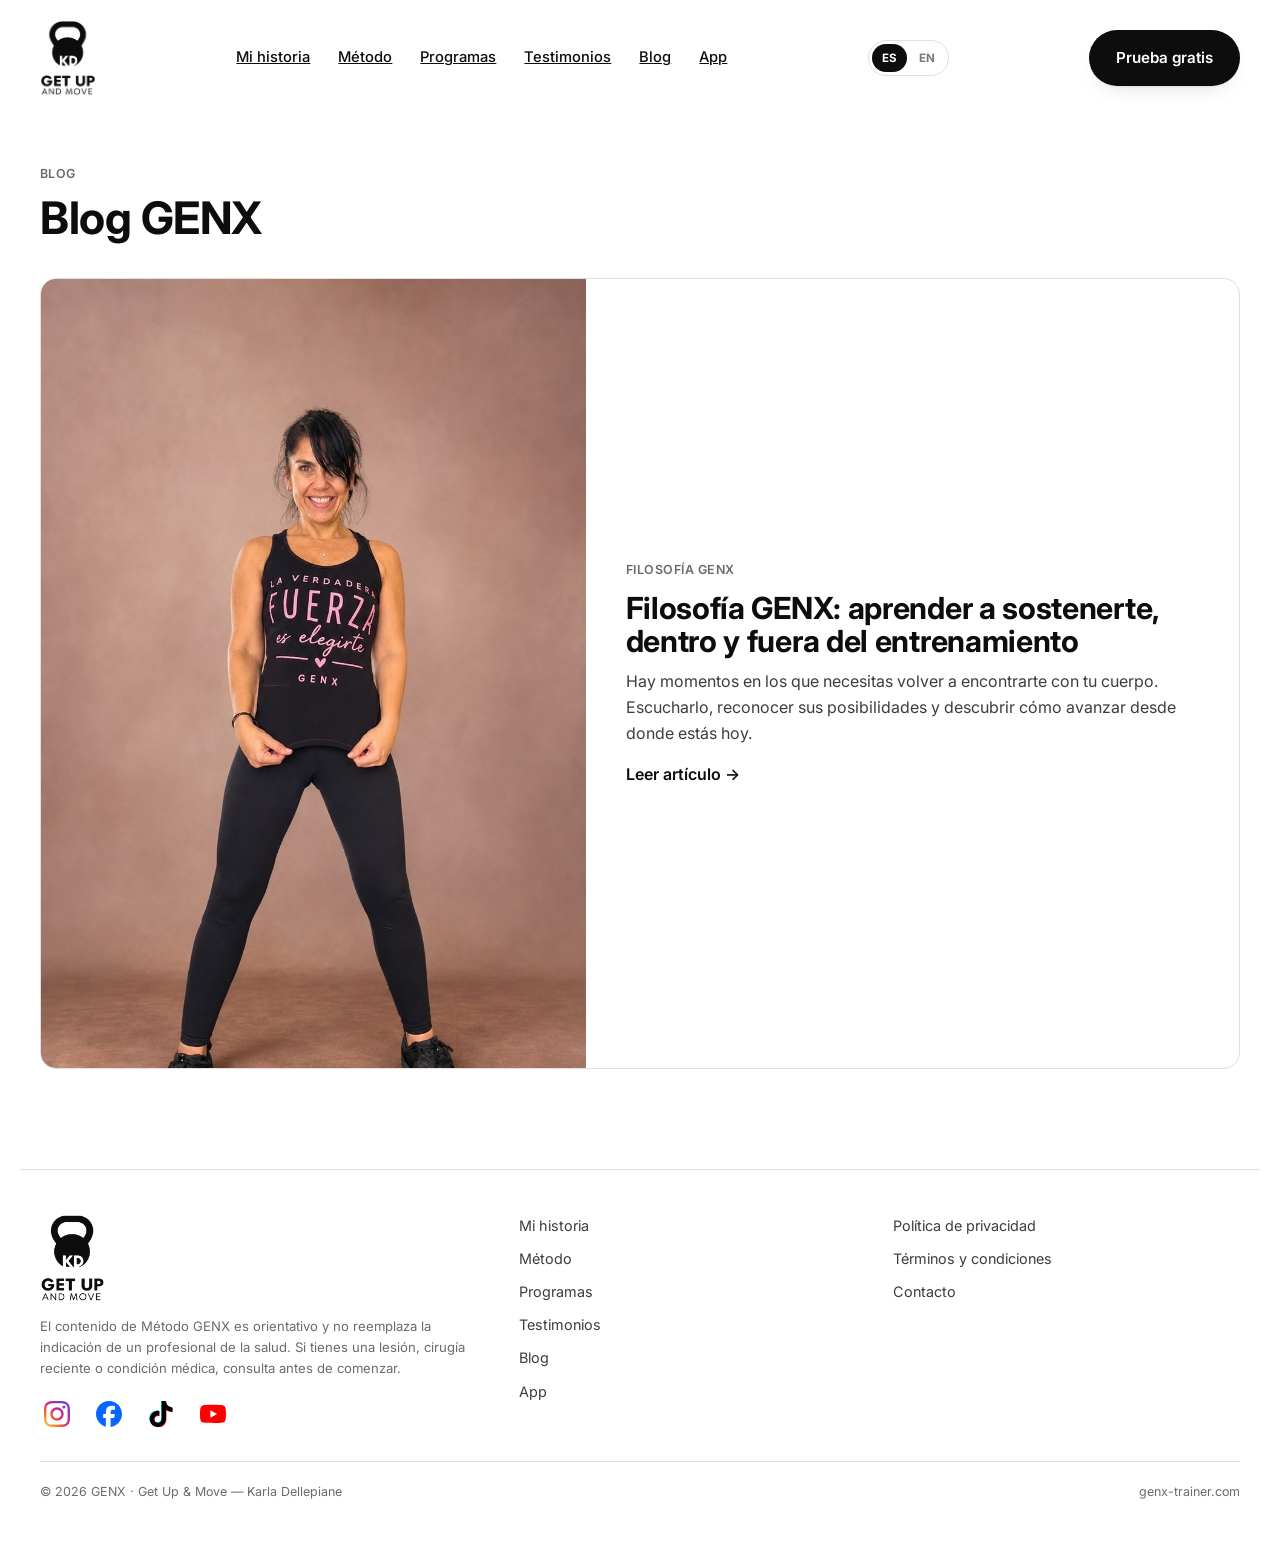
<file: blog.html>
<!doctype html>
<html lang="es" translate="no">
<head>
<meta charset="UTF-8">
<meta name="google" content="notranslate">
<title data-i18n="meta.title_blog">Blog GENX: movimiento y confianza | Karla Dellepiane</title>
<meta name="viewport" content="width=device-width, initial-scale=1, viewport-fit=cover">
<meta name="description" content="Blog del Método GENX de Karla Dellepiane: filosofía, movimiento y confianza en tu cuerpo." data-i18n-content="meta.description_blog">
<link rel="canonical" href="https://www.genx-trainer.com/blog.html">
<meta property="og:type" content="website">
<meta property="og:site_name" content="GENX Trainer">
<meta property="og:locale" content="es_ES">
<meta property="og:title" content="Blog GENX: movimiento y confianza | Karla Dellepiane">
<meta property="og:description" content="Blog del Método GENX de Karla Dellepiane: filosofía, movimiento y confianza en tu cuerpo.">
<meta property="og:url" content="https://www.genx-trainer.com/blog.html">
<meta property="og:image" content="https://www.genx-trainer.com/img/blog-portada-negra.jpg">
<meta name="twitter:card" content="summary_large_image">
<link rel="preconnect" href="https://fonts.googleapis.com">
<link rel="preconnect" href="https://fonts.gstatic.com" crossorigin>
<link href="https://fonts.googleapis.com/css2?family=Inter:wght@400;500;600;700;800&display=swap" rel="stylesheet">
<link rel="icon" href="favicon.ico" sizes="any">
<link rel="icon" type="image/png" sizes="32x32" href="img/favicon-32.png">
<link rel="apple-touch-icon" href="img/apple-touch-icon.png">
<link rel="stylesheet" href="styles.css">
</head>
<body>
<a class="skip-link" href="#main" data-i18n="skip.link">Saltar al contenido</a>

<header class="site">
  <div class="wrap nav-row">
    <a class="wordmark" href="index.html">
      <img class="logo-img" src="img/logo.png" alt="Get Up and Move, logo de Karla Dellepiane" width="471" height="640">
    </a>
    <nav class="links" aria-label="Principal">
      <a href="index.html#historia" data-i18n="nav.historia">Mi historia</a>
      <a href="index.html#metodo" data-i18n="nav.metodo">Método</a>
      <a href="index.html#programas" data-i18n="nav.programas">Programas</a>
      <a href="index.html#testimonios" data-i18n="nav.testimonios">Testimonios</a>
      <a href="blog.html" data-i18n="nav.blog">Blog</a>
      <a href="app.html" data-i18n="nav.app">App</a>
    </nav>
    <div class="lang-toggle" role="group" aria-label="Idioma / Language">
      <button type="button" data-lang="es" aria-pressed="true">ES</button>
      <button type="button" data-lang="en" aria-pressed="false">EN</button>
    </div>
    <a class="btn btn-primary" href="index.html#empezar" data-i18n="nav.cta_free">Prueba gratis</a>
  </div>
</header>

<main id="main">

  <section class="section" style="padding-top:48px;">
    <div class="wrap">
      <div class="section-head">
        <p class="eyebrow" data-i18n="blog.eyebrow">Blog</p>
        <h1 style="font-size:clamp(2rem,4vw,2.8rem); margin-top:10px;" data-i18n="blog.h1">Blog GENX</h1>
      </div>
      <div class="post-list">
        <a class="post-card" href="blog-filosofia-genx.html">
          <div class="post-card-img"><img src="img/blog-portada-negra.jpg" alt="Karla Dellepiane sonriendo con una remera negra que dice La verdadera fuerza es elegirte" data-i18n-alt="blog.alt_portada" loading="lazy" width="1200" height="1500"></div>
          <div class="post-card-body">
            <p class="eyebrow" data-i18n="post.cat">Filosofía GENX</p>
            <h2 data-i18n="post.title">Filosofía GENX: aprender a sostenerte, dentro y fuera del entrenamiento</h2>
            <p class="post-excerpt" data-i18n="blog.excerpt">Hay momentos en los que necesitas volver a encontrarte con tu cuerpo. Escucharlo, reconocer sus posibilidades y descubrir cómo avanzar desde donde estás hoy.</p>
            <span class="post-more" data-i18n="blog.read">Leer artículo →</span>
          </div>
        </a>
      </div>
    </div>
  </section>

</main>

<footer class="site">
  <div class="wrap foot-grid">
    <div>
      <a class="wordmark" href="index.html">
        <img class="logo-img" src="img/logo.png" alt="Get Up and Move, logo de Karla Dellepiane" width="471" height="640">
      </a>
      <p class="disclaimer" data-i18n="footer.disclaimer_index">El contenido de Método GENX es orientativo y no reemplaza la indicación de un profesional de la salud. Si tienes una lesión, cirugía reciente o condición médica, consulta antes de comenzar.</p>
      <div class="social" aria-label="Redes sociales">
        <a href="https://www.instagram.com/kdellepianep" target="_blank" rel="noopener noreferrer" aria-label="Instagram" title="Instagram"><svg viewBox="0 0 24 24" width="26" height="26" aria-hidden="true"><defs><linearGradient id="igGrad" x1="0" y1="1" x2="1" y2="0"><stop offset="0" stop-color="#FEDA75"/><stop offset=".25" stop-color="#FA7E1E"/><stop offset=".5" stop-color="#D62976"/><stop offset=".75" stop-color="#962FBF"/><stop offset="1" stop-color="#4F5BD5"/></linearGradient></defs><path fill="url(#igGrad)" d="M7.0301.084c-1.2768.0602-2.1487.264-2.911.5634-.7888.3075-1.4575.72-2.1228 1.3877-.6652.6677-1.075 1.3368-1.3802 2.127-.2954.7638-.4956 1.6365-.552 2.914-.0564 1.2775-.0689 1.6882-.0626 4.947.0062 3.2586.0206 3.6671.0825 4.9473.061 1.2765.264 2.1482.5635 2.9107.308.7889.72 1.4573 1.388 2.1228.6679.6655 1.3365 1.0743 2.1285 1.38.7632.295 1.6361.4961 2.9134.552 1.2773.056 1.6884.069 4.9462.0627 3.2578-.0062 3.668-.0207 4.9478-.0814 1.28-.0607 2.147-.2652 2.9098-.5633.7889-.3086 1.4578-.72 2.1228-1.3881.665-.6682 1.0745-1.3378 1.3795-2.1284.2957-.7632.4966-1.636.552-2.9124.056-1.2809.0692-1.6898.063-4.948-.0063-3.2583-.021-3.6668-.0817-4.9465-.0607-1.2797-.264-2.1487-.5633-2.9117-.3084-.7889-.72-1.4568-1.3876-2.1228C21.2982 1.33 20.628.9208 19.8378.6165 19.074.321 18.2017.1197 16.9244.0645 15.6471.0093 15.236-.005 11.977.0014 8.718.0076 8.31.0215 7.0301.0839m.1402 21.6932c-1.17-.0509-1.8053-.2453-2.2287-.408-.5606-.216-.96-.4771-1.3819-.895-.422-.4178-.6811-.8186-.9-1.378-.1644-.4234-.3624-1.058-.4171-2.228-.0595-1.2645-.072-1.6442-.079-4.848-.007-3.2037.0053-3.583.0607-4.848.05-1.169.2456-1.805.408-2.2282.216-.5613.4762-.96.895-1.3816.4188-.4217.8184-.6814 1.3783-.9003.423-.1651 1.0575-.3614 2.227-.4171 1.2655-.06 1.6447-.072 4.848-.079 3.2033-.007 3.5835.005 4.8495.0608 1.169.0508 1.8053.2445 2.228.408.5608.216.96.4754 1.3816.895.4217.4194.6816.8176.9005 1.3787.1653.4217.3617 1.056.4169 2.2263.0602 1.2655.0739 1.645.0796 4.848.0058 3.203-.0055 3.5834-.061 4.848-.051 1.17-.245 1.8055-.408 2.2294-.216.5604-.4763.96-.8954 1.3814-.419.4215-.8181.6811-1.3783.9-.4224.1649-1.0577.3617-2.2262.4174-1.2656.0595-1.6448.072-4.8493.079-3.2045.007-3.5825-.006-4.848-.0608M16.953 5.5864A1.44 1.44 0 1 0 18.39 4.144a1.44 1.44 0 0 0-1.437 1.4424M5.8385 12.012c.0067 3.4032 2.7706 6.1557 6.173 6.1493 3.4026-.0065 6.157-2.7701 6.1506-6.1733-.0065-3.4032-2.771-6.1565-6.174-6.1498-3.403.0067-6.156 2.771-6.1496 6.1738M8 12.0077a4 4 0 1 1 4.008 3.9921A3.9996 3.9996 0 0 1 8 12.0077"/></svg></a>
        <a href="https://www.facebook.com/karladellepianetrainer" target="_blank" rel="noopener noreferrer" aria-label="Facebook" title="Facebook"><svg viewBox="0 0 24 24" width="26" height="26" aria-hidden="true"><path fill="#0866FF" d="M9.101 23.691v-7.98H6.627v-3.667h2.474v-1.58c0-4.085 1.848-5.978 5.858-5.978.401 0 .955.042 1.468.103a8.68 8.68 0 0 1 1.141.195v3.325a8.623 8.623 0 0 0-.653-.036 26.805 26.805 0 0 0-.733-.009c-.707 0-1.259.096-1.675.309a1.686 1.686 0 0 0-.679.622c-.258.42-.374.995-.374 1.752v1.297h3.919l-.386 2.103-.287 1.564h-3.246v8.245C19.396 23.238 24 18.179 24 12.044c0-6.627-5.373-12-12-12s-12 5.373-12 12c0 5.628 3.874 10.35 9.101 11.647Z"/></svg></a>
        <a href="https://www.tiktok.com/@karladellepiane" target="_blank" rel="noopener noreferrer" aria-label="TikTok" title="TikTok"><svg viewBox="0 0 24 24" width="26" height="26" aria-hidden="true"><path fill="#25F4EE" transform="translate(-.5 -.5)" d="M12.525.02c1.31-.02 2.61-.01 3.91-.02.08 1.53.63 3.09 1.75 4.17 1.12 1.11 2.7 1.62 4.24 1.79v4.03c-1.44-.05-2.89-.35-4.2-.97-.57-.26-1.1-.59-1.62-.93-.01 2.92.01 5.84-.02 8.75-.08 1.4-.54 2.79-1.35 3.94-1.31 1.92-3.58 3.17-5.91 3.21-1.43.08-2.86-.31-4.08-1.03-2.02-1.19-3.44-3.37-3.65-5.71-.02-.5-.03-1-.01-1.49.18-1.9 1.12-3.72 2.58-4.96 1.66-1.44 3.98-2.13 6.15-1.72.02 1.48-.04 2.96-.04 4.44-.99-.32-2.15-.23-3.02.37-.63.41-1.11 1.04-1.36 1.75-.21.51-.15 1.07-.14 1.61.24 1.64 1.82 3.02 3.5 2.87 1.12-.01 2.19-.66 2.77-1.61.19-.33.4-.67.41-1.06.1-1.79.06-3.57.07-5.36.01-4.03-.01-8.05.02-12.07z"/><path fill="#FE2C55" transform="translate(.5 .5)" d="M12.525.02c1.31-.02 2.61-.01 3.91-.02.08 1.53.63 3.09 1.75 4.17 1.12 1.11 2.7 1.62 4.24 1.79v4.03c-1.44-.05-2.89-.35-4.2-.97-.57-.26-1.1-.59-1.62-.93-.01 2.92.01 5.84-.02 8.75-.08 1.4-.54 2.79-1.35 3.94-1.31 1.92-3.58 3.17-5.91 3.21-1.43.08-2.86-.31-4.08-1.03-2.02-1.19-3.44-3.37-3.65-5.71-.02-.5-.03-1-.01-1.49.18-1.9 1.12-3.72 2.58-4.96 1.66-1.44 3.98-2.13 6.15-1.72.02 1.48-.04 2.96-.04 4.44-.99-.32-2.15-.23-3.02.37-.63.41-1.11 1.04-1.36 1.75-.21.51-.15 1.07-.14 1.61.24 1.64 1.82 3.02 3.5 2.87 1.12-.01 2.19-.66 2.77-1.61.19-.33.4-.67.41-1.06.1-1.79.06-3.57.07-5.36.01-4.03-.01-8.05.02-12.07z"/><path fill="#000" d="M12.525.02c1.31-.02 2.61-.01 3.91-.02.08 1.53.63 3.09 1.75 4.17 1.12 1.11 2.7 1.62 4.24 1.79v4.03c-1.44-.05-2.89-.35-4.2-.97-.57-.26-1.1-.59-1.62-.93-.01 2.92.01 5.84-.02 8.75-.08 1.4-.54 2.79-1.35 3.94-1.31 1.92-3.58 3.17-5.91 3.21-1.43.08-2.86-.31-4.08-1.03-2.02-1.19-3.44-3.37-3.65-5.71-.02-.5-.03-1-.01-1.49.18-1.9 1.12-3.72 2.58-4.96 1.66-1.44 3.98-2.13 6.15-1.72.02 1.48-.04 2.96-.04 4.44-.99-.32-2.15-.23-3.02.37-.63.41-1.11 1.04-1.36 1.75-.21.51-.15 1.07-.14 1.61.24 1.64 1.82 3.02 3.5 2.87 1.12-.01 2.19-.66 2.77-1.61.19-.33.4-.67.41-1.06.1-1.79.06-3.57.07-5.36.01-4.03-.01-8.05.02-12.07z"/></svg></a>
        <a href="https://www.youtube.com/@genxtrainer1249" target="_blank" rel="noopener noreferrer" aria-label="YouTube" title="YouTube"><svg viewBox="0 0 24 24" width="26" height="26" aria-hidden="true"><path fill="#FF0000" d="M23.498 6.186a3.016 3.016 0 0 0-2.122-2.136C19.505 3.545 12 3.545 12 3.545s-7.505 0-9.377.505A3.017 3.017 0 0 0 .502 6.186C0 8.07 0 12 0 12s0 3.93.502 5.814a3.016 3.016 0 0 0 2.122 2.136c1.871.505 9.376.505 9.376.505s7.505 0 9.377-.505a3.015 3.015 0 0 0 2.122-2.136C24 15.93 24 12 24 12s0-3.93-.502-5.814zM9.545 15.568V8.432L15.818 12l-6.273 3.568z"/></svg></a>
      </div>
    </div>
    <nav aria-label="Sitio">
      <a href="index.html#historia" data-i18n="nav.historia">Mi historia</a>
      <a href="index.html#metodo" data-i18n="nav.metodo">Método</a>
      <a href="index.html#programas" data-i18n="nav.programas">Programas</a>
      <a href="index.html#testimonios" data-i18n="nav.testimonios">Testimonios</a>
      <a href="blog.html" data-i18n="nav.blog">Blog</a>
      <a href="app.html" data-i18n="nav.app">App</a>
    </nav>
    <nav aria-label="Legal">
      <a href="#" data-i18n="footer.privacy">Política de privacidad</a>
      <a href="#" data-i18n="footer.terms">Términos y condiciones</a>
      <a href="#" data-i18n="footer.contact">Contacto</a>
    </nav>
  </div>
  <div class="wrap foot-legal">
    <span>© 2026 GENX · Get Up &amp; Move — Karla Dellepiane</span>
    <span>genx-trainer.com</span>
  </div>
</footer>

<script src="i18n.js" defer></script>
</body>
</html>
</file>
<file: styles.css>
/* ============================================================
   GET UP & MOVE / Método GENX — sistema de diseño
   Dirección "On": blanco / negro / gris puro, sin acento de
   color — todo el color lo aportan las fotos reales de Karla.
   Muy fotográfico: hero a sangre, grillas de fotos con caption,
   tipografía bold simple (Inter), botones en píldora.
   ============================================================ */

:root{
  color-scheme: light;

  --ink: #0D0D0D;
  --white: #FFFFFF;
  --gray-50: #F5F5F5;
  --gray-100: #EDEDED;
  --gray-200: #E0E0E0;
  --gray-500: #6B6B6B;
  --gray-700: #3D3D3D;

  --logo-ink: #0D0D0D;
  --logo-chalk: #FFFFFF;
  --chalk: #FFFFFF;

  --radius-s: 4px;
  --radius-m: 10px;
  --radius-l: 16px;
  --radius-pill: 999px;

  --max-w: 1200px;
  --measure: 62ch;

  --shadow-soft: 0 1px 2px rgba(0,0,0,.06), 0 10px 24px -16px rgba(0,0,0,.25);

  padding-top: env(safe-area-inset-top, 0px);
  padding-bottom: env(safe-area-inset-bottom, 0px);
}

*{ box-sizing: border-box; }
html,body{ margin:0; }

body{
  background: var(--white);
  color: var(--ink);
  font-family: "Inter", ui-sans-serif, system-ui, "Segoe UI", Roboto, sans-serif;
  font-size: 16px;
  line-height: 1.6;
  -webkit-font-smoothing: antialiased;
  padding-inline: max(20px, env(safe-area-inset-left, 0px));
}

img{ max-width:100%; display:block; }
[hidden]{ display:none !important; }

.wrap{ max-width: var(--max-w); margin-inline: auto; }

h1,h2,h3,h4{
  font-family: inherit;
  font-weight: 700;
  letter-spacing: -0.01em;
  line-height: 1.08;
  text-wrap: balance;
  margin: 0;
  color: var(--ink);
}
em, .accent-script{ font-style:normal; font-weight:700; }

p{ margin:0; }
.measure{ max-width: var(--measure); }

a{ color: inherit; }

.eyebrow{
  font-family: inherit;
  font-weight: 600;
  font-size: .78rem;
  letter-spacing: .04em;
  text-transform: uppercase;
  color: var(--gray-500);
}
.eyebrow-ruled{ font-family:inherit; font-weight:600; font-size:.78rem; letter-spacing:.06em; text-transform:uppercase; color:rgba(255,255,255,.75); }

.skip-link{
  position:absolute; left:12px; top:-60px;
  background:var(--ink); color:var(--white);
  padding:10px 16px; border-radius: var(--radius-s);
  transition: top .15s ease;
  z-index: 100;
}
.skip-link:focus{ top:12px; }

:focus-visible{
  outline: 2.5px solid var(--ink);
  outline-offset: 3px;
}

button, .btn{
  font-family: inherit;
  font-weight: 600;
  font-size: .95rem;
  cursor: pointer;
  border: 1.5px solid transparent;
  border-radius: var(--radius-pill);
  padding: .95em 1.7em;
  display: inline-flex;
  align-items: center;
  gap: .5em;
  text-decoration: none;
  transition: transform .15s ease, box-shadow .15s ease, background .15s ease;
}
.btn-primary{ background: var(--ink); color: var(--white); box-shadow: var(--shadow-soft); }
.btn-primary:hover{ transform: translateY(-2px); }
.btn-secondary{ background: transparent; color: var(--ink); border-color: var(--gray-200); }
.btn-secondary:hover{ border-color: var(--ink); }
.btn-on-dark{ background: var(--white); color: var(--ink); }

/* on-photo variants (sit directly over an image, no card behind them) */
.on-photo{ color:#fff; }
.on-photo .btn-secondary{ color:#fff; border-color: rgba(255,255,255,.55); }
.on-photo .btn-secondary:hover{ border-color:#fff; }

/* ---------- header ---------- */
header.site{ position: relative; z-index: 40; }
.nav-row{
  display:flex; align-items:center; justify-content:space-between;
  padding-block: 20px;
}
.nav-row.on-photo{ position:absolute; inset: env(safe-area-inset-top,0px) 0 auto 0; color:#fff; }
.nav-row.on-photo .wordmark, .nav-row.on-photo nav.links a{ color:#fff; }
.wordmark{
  display:flex; align-items:center; gap:10px;
  text-decoration:none;
  color: inherit;
  font-weight:800; letter-spacing:-0.01em; font-size:.95rem;
}
.wordmark .logo-img{ display:block; height:56px; width:auto; flex-shrink:0; }
footer.site .wordmark .logo-img{ height:88px; }
.nav-row .wordmark .logo-img{ height:64px; }
@media (min-width: 760px){ .nav-row .wordmark .logo-img{ height:76px; } }
nav.links{ display:none; gap: 28px; font-weight:500; font-size:.92rem; }
nav.links a:hover{ opacity:.7; }
@media (min-width: 900px){ nav.links{ display:flex; } }

/* ---------- hero (foto a sangre) ---------- */
.hero{ position:relative; min-height:86vh; min-height:86svh; display:flex; align-items:flex-end; overflow:hidden; }
.hero > img{ position:absolute; inset:0; width:100%; height:100%; object-fit:cover; object-position:center 10%; }
.hero::after{ content:""; position:absolute; inset:0; background:linear-gradient(0deg, rgba(0,0,0,.68) 0%, rgba(0,0,0,.05) 48%, rgba(0,0,0,.28) 100%); }
.hero-inner{ position:relative; z-index:1; padding:48px 0 56px; color:#fff; max-width:720px; }
.hero-inner h1{ font-size: clamp(2.1rem, 5.2vw, 3.4rem); line-height:1.1; color:#fff; margin-top:14px; }
.hero-inner .lede{ color:rgba(255,255,255,.85); margin-top:14px; font-size:1.05rem; line-height:1.5; }
.hero-ctas{ display:flex; flex-wrap:wrap; gap:12px; margin-top:26px; }

.capacities{ display:flex; flex-wrap:wrap; gap:16px 20px; margin-top:32px; padding-top:20px; border-top:1px solid rgba(255,255,255,.25); }
.capacity{ display:flex; align-items:center; gap:7px; color:rgba(255,255,255,.8); }
.capacity .ic{ width:15px; height:15px; color:#fff; flex-shrink:0; }
.capacity span{ font-size:.78rem; font-weight:600; text-transform:uppercase; letter-spacing:.03em; }

@media (max-width: 640px){
  .hero{ min-height:100vh; min-height:100svh; }
  .hero-inner{ padding: 24px 0 36px; max-width:100%; }
  .eyebrow-ruled{ font-size:.7rem; }
  .hero-inner h1{ font-size: 1.8rem; line-height:1.15; margin-top:10px; }
  .hero-inner .lede{ font-size:.9rem; line-height:1.45; margin-top:10px; }
  .hero-ctas{ gap:10px; margin-top:18px; }
  .hero-ctas .btn{ padding:.8em 1.3em; font-size:.85rem; }
  .capacities{ gap:8px 14px; margin-top:18px; padding-top:12px; }
  .capacity .ic{ width:12px; height:12px; }
  .capacity span{ font-size:.64rem; }
  .section-head h2{ font-size:1.5rem; }
  .pull{ font-size:1.25rem; }
}

/* ---------- sections ---------- */
.section{ padding-block: 80px; }
.section-tight{ padding-block: 40px; }
.section-head{ max-width: 640px; margin-bottom: 36px; }
.section-head h2{ font-size: clamp(1.7rem, 3.2vw, 2.3rem); margin-top: 10px; }
.section-head p.lede{ color:var(--gray-700); margin-top:10px; }
.center{ text-align:center; margin-inline:auto; }

/* ---------- historia: misión grid ---------- */
.split{ display:grid; gap: 36px; }
@media (min-width: 900px){ .split{ grid-template-columns: 1.3fr 1fr; align-items:center; gap:56px; } }
.pull{ font-size: clamp(1.4rem, 2.8vw, 1.9rem); line-height:1.3; font-weight:700; color:var(--ink); margin:0; }

.mission-grid{ display:grid; gap:14px; grid-template-columns:1fr; margin-top:40px; }
@media (min-width:900px){ .mission-grid{ grid-template-columns: 1.3fr 1fr; } }
.mission-photo{ border-radius: var(--radius-m); overflow:hidden; aspect-ratio:16/11; }
.mission-photo img{ width:100%; height:100%; object-fit:cover; object-position:center 15%; }
.mission-side{ display:flex; flex-direction:column; gap:14px; }
.mission-small-row{ display:grid; grid-template-columns:1fr 1fr; gap:14px; }
.mission-small{ border-radius: var(--radius-m); overflow:hidden; aspect-ratio:4/5; background:#000; }
.mission-small img{ width:100%; height:100%; object-fit:cover; }

.bio-toggle{ margin-top: 18px; }
.bio-toggle summary{ cursor:pointer; font-weight:700; color: var(--ink); list-style:none; }
.bio-toggle summary::-webkit-details-marker{ display:none; }
.bio-toggle summary::after{ content:" →"; }
.bio-toggle[open] summary::after{ content:" ↑"; }
.bio-full{ margin-top:16px; display:flex; flex-direction:column; gap:14px; color: var(--gray-700); }

/* ---------- método: lista simple ---------- */
.method{ background: var(--gray-50); border-block: 1px solid var(--gray-200); }
.method-head{ max-width: 640px; margin-bottom: 40px; }
.step-list{ list-style:none; margin:0; padding:0; display:flex; flex-direction:column; }
.step-list-item{ display:grid; grid-template-columns:44px 1fr; gap:20px; padding-block:22px; border-top:1px solid var(--gray-200); }
.step-list-item:first-child{ border-top:none; }
.step-num{ font-weight:700; color:var(--gray-500); font-variant-numeric:tabular-nums; }
.step-list-item h3{ font-size:1.15rem; margin-bottom:6px; }
.step-list-item p{ color:var(--gray-700); }

/* ---------- photo grid (programas / historias que mueven) ---------- */
.photo-grid{ display:grid; gap:14px; grid-template-columns:1fr; }
@media (min-width:700px){ .photo-grid.cols-3{ grid-template-columns:repeat(3,1fr); } }
@media (min-width:700px){ .photo-grid.cols-4{ grid-template-columns:repeat(2,1fr); } }
@media (min-width:1000px){ .photo-grid.cols-4{ grid-template-columns:repeat(4,1fr); } }
.photo-card{ position:relative; aspect-ratio:3/4; border-radius: var(--radius-m); overflow:hidden; margin:0; }
.photo-card img{ width:100%; height:100%; object-fit:cover; object-position:center; }
.photo-card-inicio img{ object-position:center 8%; }
.photo-card-intermedio img{ object-position:center 20%; }
.photo-card-avanzado img{ object-position:center 60%; }
.photo-card-fuerza img{ object-position:center 25%; }
.photo-card-alegria img{ object-position:center 22%; }
.photo-card-potencia img{ object-position:center 22%; }
.photo-card-comunidad img{ object-position:center 32%; }
.photo-grid.cols-pilares{ gap:14px; }
@media (min-width:600px){ .photo-grid.cols-pilares{ grid-template-columns:repeat(2,1fr); } }
@media (min-width:1000px){ .photo-grid.cols-pilares{ grid-template-columns:repeat(3,1fr); } }
.photo-card-pilar{ aspect-ratio:2/3; }
.photo-card-pilar img{ object-position:center bottom; }
.photo-card-pilar::after{ display:none; }
.photo-card::after{ content:""; position:absolute; inset:0; background:linear-gradient(0deg, rgba(0,0,0,.58) 0%, transparent 42%); }
.photo-card figcaption{ position:absolute; left:16px; bottom:14px; z-index:1; color:#fff; font-weight:700; font-size:1.05rem; }

/* ---------- programas: detalle por nivel ---------- */
.levels{ display:grid; gap:0; grid-template-columns:1fr; margin-top:36px; }
@media (min-width:860px){ .levels{ grid-template-columns:repeat(3,1fr); } }
.level{ padding:22px 24px 22px 0; border-top:1px solid var(--gray-200); }
@media (min-width:860px){ .level:not(:first-child){ padding-left:24px; border-left:1px solid var(--gray-200); } }
.level .bar{ height:3px; background:var(--gray-200); border-radius:2px; margin:12px 0 14px; overflow:hidden; }
.level .bar i{ display:block; height:100%; background:var(--ink); }
.level ul{ margin:0; padding-left:1.1em; color:var(--gray-700); font-size:.92rem; display:flex; flex-direction:column; gap:6px; }

/* ---------- beneficios ---------- */
.section-head.section-head-center{ text-align:center; margin-left:auto; margin-right:auto; max-width:900px; }
.section-head-center .eyebrow{ text-align:center; }
.section-head .h2-lines{ font-size:clamp(1.25rem,2.6vw,1.9rem); line-height:1.35; }
.benefits{ display:grid; gap:0; grid-template-columns:1fr; }
@media (min-width:760px){ .benefits{ grid-template-columns:1fr 1fr; } }
.benefit{ padding:22px 24px 22px 0; border-top:1px solid var(--gray-200); }
@media (min-width:760px){ .benefit:nth-child(even){ padding-left:32px; border-left:1px solid var(--gray-200); } }
.benefit.lg{ grid-column:1 / -1; padding-left:0; border-left:none; }
.benefit h4{ font-size: 1.05rem; margin-bottom:6px; }
.benefit p{ color: var(--gray-700); font-size:.95rem; }

/* ---------- testimonios ---------- */
.testi-note{ font-size:.85rem; color: var(--gray-500); margin-bottom: 24px; }
.testis{ display:grid; gap:14px; }
@media (min-width:860px){ .testis{ grid-template-columns: repeat(3,1fr); } }
.testi{ background: var(--white); border-radius: var(--radius-m); padding: 24px; border: 1.5px solid var(--gray-200); }
.testi p.quote{ font-weight:600; font-size:1.05rem; line-height:1.4; margin-bottom:14px; }
.testi .who{ font-size:.85rem; color: var(--gray-500); }
.testi-placeholder{ border-style:dashed; }
.testi-placeholder .quote{ color:var(--gray-500); font-style:italic; font-weight:500; }

/* ---------- language toggle ---------- */
.lang-toggle{ display:flex; align-items:center; gap:2px; border:1.5px solid var(--gray-200); border-radius: var(--radius-pill); padding:3px; }
.nav-row.on-photo .lang-toggle{ border-color: rgba(255,255,255,.55); }
.lang-toggle button{ border:none; background:transparent; padding:.4em .85em; border-radius: var(--radius-pill); cursor:pointer; color:inherit; font:inherit; font-size:.72rem; font-weight:700; letter-spacing:.02em; opacity:.55; }
.lang-toggle button:hover{ opacity:.85; }
.lang-toggle button[aria-pressed="true"]{ opacity:1; background:var(--ink); color:var(--white); }
.nav-row.on-photo .lang-toggle button[aria-pressed="true"]{ background:#fff; color:var(--ink); }

/* ---------- app teaser: foto card oscura ---------- */
.dark-block{ position:relative; isolation:isolate; overflow:hidden; border-radius: var(--radius-l); background:var(--ink); color:var(--white); padding:48px 36px; }
.dark-block h2{ color: var(--white); }
.dark-block .lede{ color: rgba(255,255,255,.75); }
.dark-block.teaser-photo::before{ content:""; position:absolute; inset:0; z-index:0; background: linear-gradient(100deg, rgba(0,0,0,.9) 0%, rgba(0,0,0,.5) 55%, rgba(0,0,0,.15) 100%), var(--teaser-img, none); background-size:cover; background-position:70% 30%; }
.dark-block.teaser-photo{ background-image: none; }
.dark-block.teaser-photo img.teaser-bg{ position:absolute; inset:0; width:100%; height:100%; object-fit:cover; object-position:70% 30%; z-index:-1; }
.dark-grid{ position:relative; z-index:1; display:grid; gap:32px; align-items:center; }
@media (min-width: 900px){ .dark-grid{ grid-template-columns: 1.1fr .9fr; } }

/* ---------- phone mock ---------- */
.phone{ width: min(100%, 260px); aspect-ratio: 9/18.5; margin-inline:auto; border-radius: 30px; background: linear-gradient(160deg, #2c2c2c, #0d0d0d); padding: 10px; box-shadow: var(--shadow-soft); }
.phone .screen{ height:100%; width:100%; border-radius: 22px; background: var(--white); color: var(--ink); overflow:hidden; display:flex; flex-direction:column; font-size:.72rem; }
.phone .screen header{ background: var(--ink); color:var(--white); padding: 14px 14px 20px; font-weight:700; font-size:.95rem; }
.phone .screen .day{ font-size:.62rem; opacity:.85; letter-spacing:.08em; text-transform:uppercase; }
.phone .screen .rows{ padding: 12px; display:flex; flex-direction:column; gap:8px; flex:1; }
.phone .row{ background: var(--gray-50); border-radius: 10px; padding: 9px 10px; display:flex; justify-content:space-between; border: 1px solid var(--gray-200); }
.phone .row b{ font-size:.72rem; }
.phone .row span{ color: var(--gray-500); font-size:.64rem; }
.phone .fab{ align-self:center; margin: 6px 0 14px; background: var(--ink); color:var(--white); border-radius:999px; padding:8px 22px; font-weight:700; font-size:.68rem; }

/* ---------- features grid (app) ---------- */
.features{ display:grid; gap:0; grid-template-columns: 1fr; }
@media (min-width: 700px){ .features{ grid-template-columns: repeat(2,1fr); } }
@media (min-width: 1020px){ .features{ grid-template-columns: repeat(3,1fr); } }
.feature{ padding:22px 24px 22px 0; border-top:1px solid var(--gray-200); }
@media (min-width:700px){ .feature:not(:nth-child(3n+1)){ padding-left:24px; border-left:1px solid var(--gray-200); } }
.feature .ic{ width:34px; height:34px; display:flex; align-items:center; justify-content:center; margin-bottom:12px; font-size:1.3rem; }
.feature h4{ margin-bottom:6px; font-size:1.02rem; }
.feature p{ color:var(--gray-700); font-size:.92rem; }

/* ---------- screenshots row ---------- */
.shots{ display:grid; gap: 24px; }
@media (min-width: 860px){ .shots{ grid-template-columns: repeat(3,1fr); } }
.shot figcaption{ margin-top:14px; text-align:center; color:var(--gray-700); font-size:.9rem; }

/* ---------- waitlist form ---------- */
.waitlist{ display:flex; flex-wrap:wrap; gap:12px; margin-top: 20px; }
.waitlist input[type="email"]{ flex:1; min-width:220px; padding: .95em 1.1em; border-radius:999px; border:1.5px solid var(--gray-200); background: var(--white); color: var(--ink); font-family:inherit; font-size:.95rem; }
.dark-block .waitlist input[type="email"]{ background: rgba(255,255,255,.1); border-color: rgba(255,255,255,.35); color: var(--white); }
.form-note{ font-size:.78rem; color:var(--gray-500); margin-top:10px; }
.dark-block .form-note{ color: rgba(255,255,255,.65); }

/* ---------- store row ---------- */
.stores{ display:flex; flex-wrap:wrap; gap:12px; margin-top:22px; }
.store-btn{ display:flex; align-items:center; gap:10px; border:1.5px solid var(--gray-200); border-radius: var(--radius-s); padding: 10px 16px; font-size:.82rem; color: var(--gray-700); }
.dark-block .store-btn{ border-color: rgba(255,255,255,.35); color: rgba(255,255,255,.85); }
.store-btn b{ display:block; font-size:.92rem; color:inherit; }

/* ---------- faq ---------- */
.faq-item{ border-top: 1px solid var(--gray-200); padding-block: 20px; }
.faq-item summary{ cursor:pointer; list-style:none; display:flex; justify-content:space-between; align-items:center; font-weight:700; font-size:1.05rem; gap: 16px; }
.faq-item summary::-webkit-details-marker{ display:none; }
.faq-item summary::after{ content:"+"; font-size:1.3rem; color:var(--gray-500); flex-shrink:0; }
.faq-item[open] summary::after{ content:"–"; }
.faq-item p{ margin-top:12px; color:var(--gray-700); max-width: var(--measure); }

/* ---------- footer ---------- */
footer.site{ border-top:1px solid var(--gray-200); padding-block: 44px; margin-top: 20px; }
.foot-grid{ display:grid; gap: 28px; }
@media (min-width: 760px){ .foot-grid{ grid-template-columns: 1.3fr 1fr 1fr; } }
.foot-grid nav{ display:flex; flex-direction:column; gap:10px; font-size:.9rem; }
.foot-grid a{ text-decoration:none; color:var(--gray-700); }
.foot-legal{ margin-top: 30px; padding-top:20px; border-top:1px solid var(--gray-200); font-size:.78rem; color:var(--gray-500); display:flex; flex-wrap:wrap; gap:16px; justify-content:space-between; }
.social{ display:flex; gap:18px; margin-top:18px; }
.social a{ display:inline-flex; padding:4px; transition:transform .15s; }
.social a:hover{ transform:translateY(-2px); }
.disclaimer{ font-size:.82rem; color:var(--gray-500); max-width: 74ch; margin-top:14px; }

@media (prefers-reduced-motion: no-preference){
  .rise{ animation: rise .6s ease both; }
  @keyframes rise{ from{ opacity:0; transform: translateY(14px);} to{ opacity:1; transform:none; } }
}

/* ---------- blog ---------- */
html[lang="en"] [data-lang-block="es"]{ display:none; }
html:not([lang="en"]) [data-lang-block="en"]{ display:none; }
.post-list{ display:grid; gap:28px; grid-template-columns:1fr; }
.post-card{ display:grid; grid-template-columns:1fr; gap:0; text-decoration:none; border:1px solid var(--gray-200); border-radius:var(--radius-l); overflow:hidden; background:var(--white); }
.post-card:hover .post-more{ text-decoration:underline; }
.post-card-img{ aspect-ratio:4/3; overflow:hidden; background:var(--gray-100); }
.post-card-img img{ width:100%; height:100%; object-fit:cover; object-position:center 30%; }
.post-card-body{ padding:26px 24px 28px; display:flex; flex-direction:column; gap:12px; justify-content:center; }
.post-card-body h2{ font-size:clamp(1.4rem,2.6vw,1.9rem); }
.post-excerpt{ color:var(--gray-700); }
.post-more{ font-weight:600; margin-top:4px; }
@media (min-width:860px){
  .post-card{ grid-template-columns:5fr 6fr; }
  .post-card-img{ aspect-ratio:auto; min-height:360px; }
  .post-card-body{ padding:40px; }
}
.post-back{ display:inline-block; margin-bottom:28px; color:var(--gray-700); font-weight:500; text-decoration:none; }
.post-back:hover{ text-decoration:underline; }
.post-hero{ display:grid; grid-template-columns:1fr; gap:28px; align-items:center; margin-bottom:48px; }
.post-hero h1{ font-size:clamp(1.9rem,4vw,2.9rem); margin-top:12px; }
.post-by{ color:var(--gray-500); margin-top:16px; }
.post-hero-img{ border-radius:var(--radius-l); overflow:hidden; aspect-ratio:4/5; background:var(--gray-100); }
.post-hero-img img{ width:100%; height:100%; object-fit:cover; object-position:center 20%; }
@media (min-width:860px){
  .post-hero{ grid-template-columns:6fr 5fr; gap:56px; }
}
.post-body{ max-width:var(--measure); margin-inline:auto; display:flow-root; font-size:1.0625rem; line-height:1.75; color:var(--gray-700); }
.post-body > *{ margin:0 0 20px; }
.post-body h2{ font-size:clamp(1.4rem,2.6vw,1.8rem); margin-top:32px; clear:right; color:var(--ink); }
.post-lede{ font-size:1.25rem; line-height:1.6; color:var(--ink); }
.post-quote{ border-left:3px solid var(--ink); padding-left:20px; color:var(--ink); font-weight:500; }
.post-stages{ padding-left:1.3em; display:flex; flex-direction:column; gap:12px; clear:right; }
.post-stages strong{ color:var(--ink); }
.post-figure{ margin:4px 0 16px; width:150px; }
@media (min-width:600px){ .post-figure{ float:right; margin:6px 0 16px 28px; width:170px; } }
.post-figure img{ width:100%; height:auto; border-radius:var(--radius-m); }
.post-figure figcaption{ color:var(--gray-500); font-size:.8rem; line-height:1.4; margin-top:6px; }
.post-sign{ margin-top:16px; color:var(--ink); clear:both; }
.post-disclaimer{ max-width:var(--measure); margin:48px auto 0; padding-top:20px; border-top:1px solid var(--gray-200); color:var(--gray-500); font-size:.9rem; }
</file>
